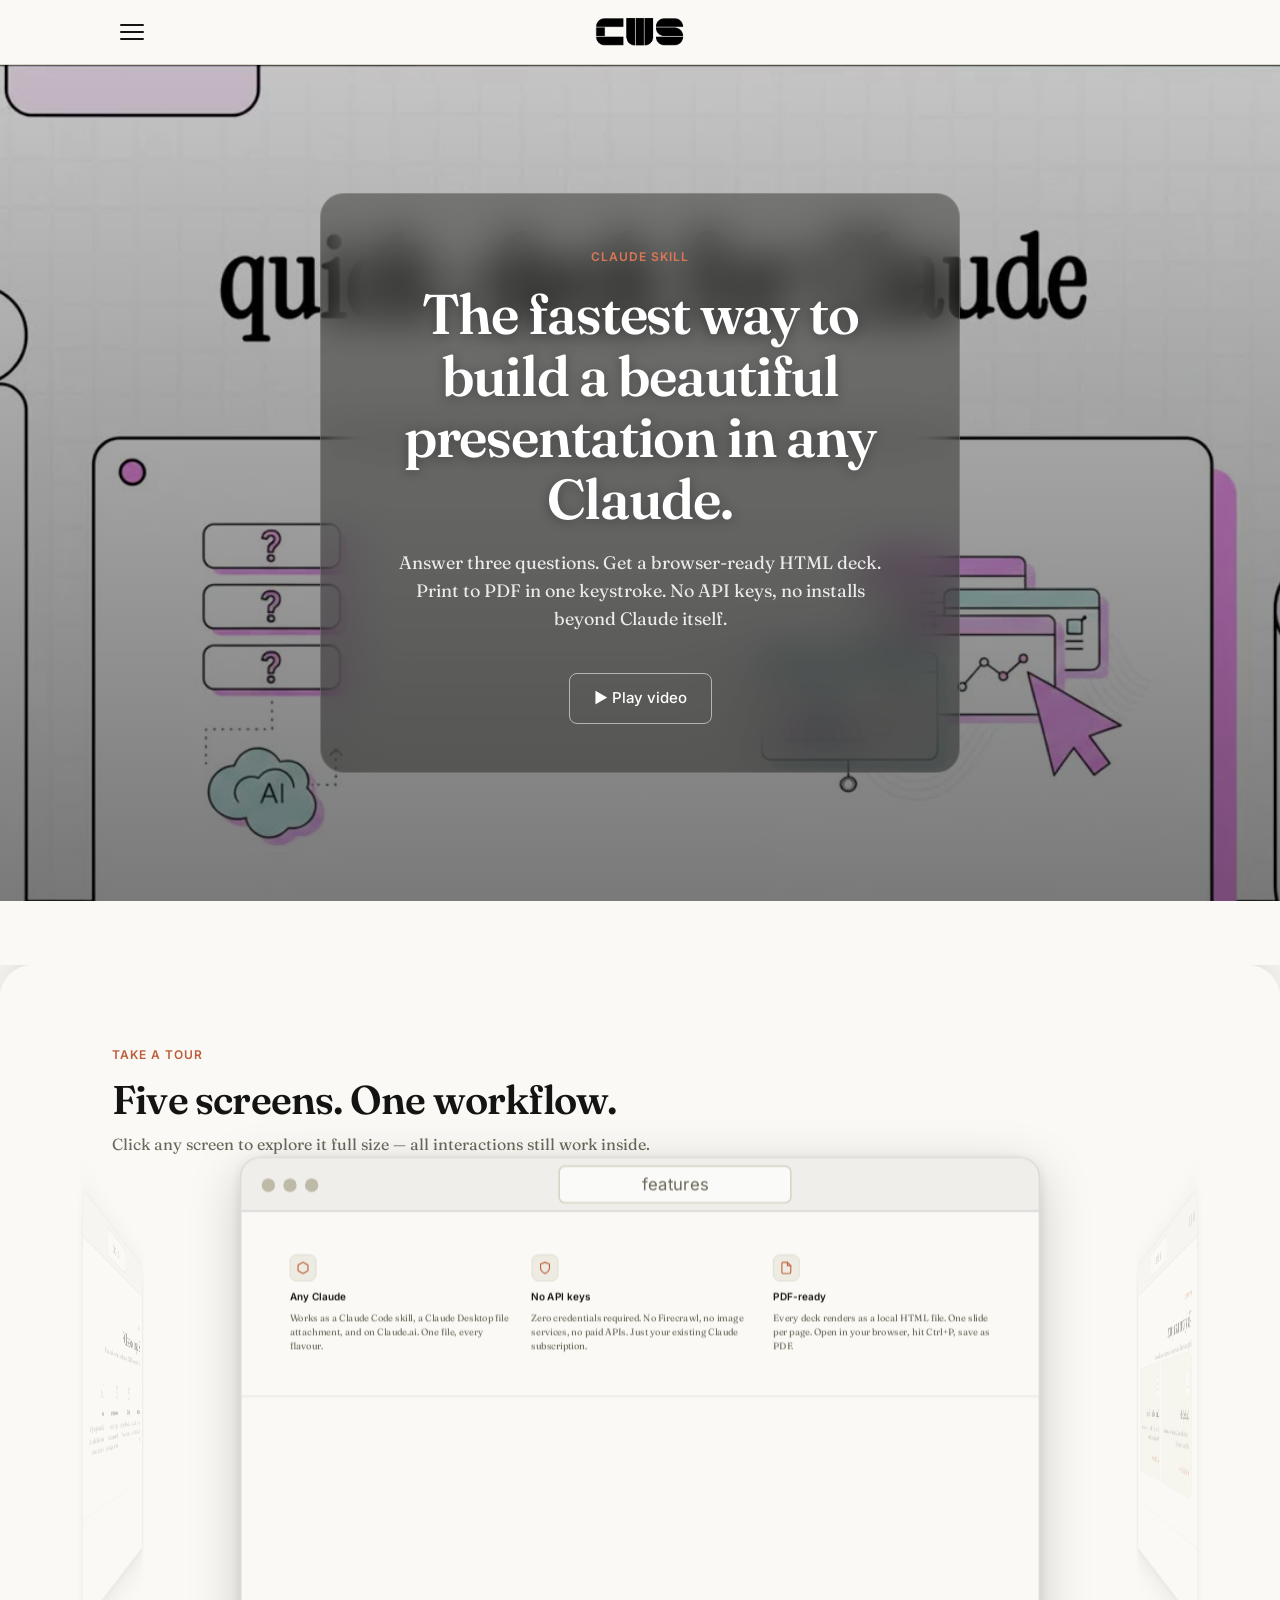
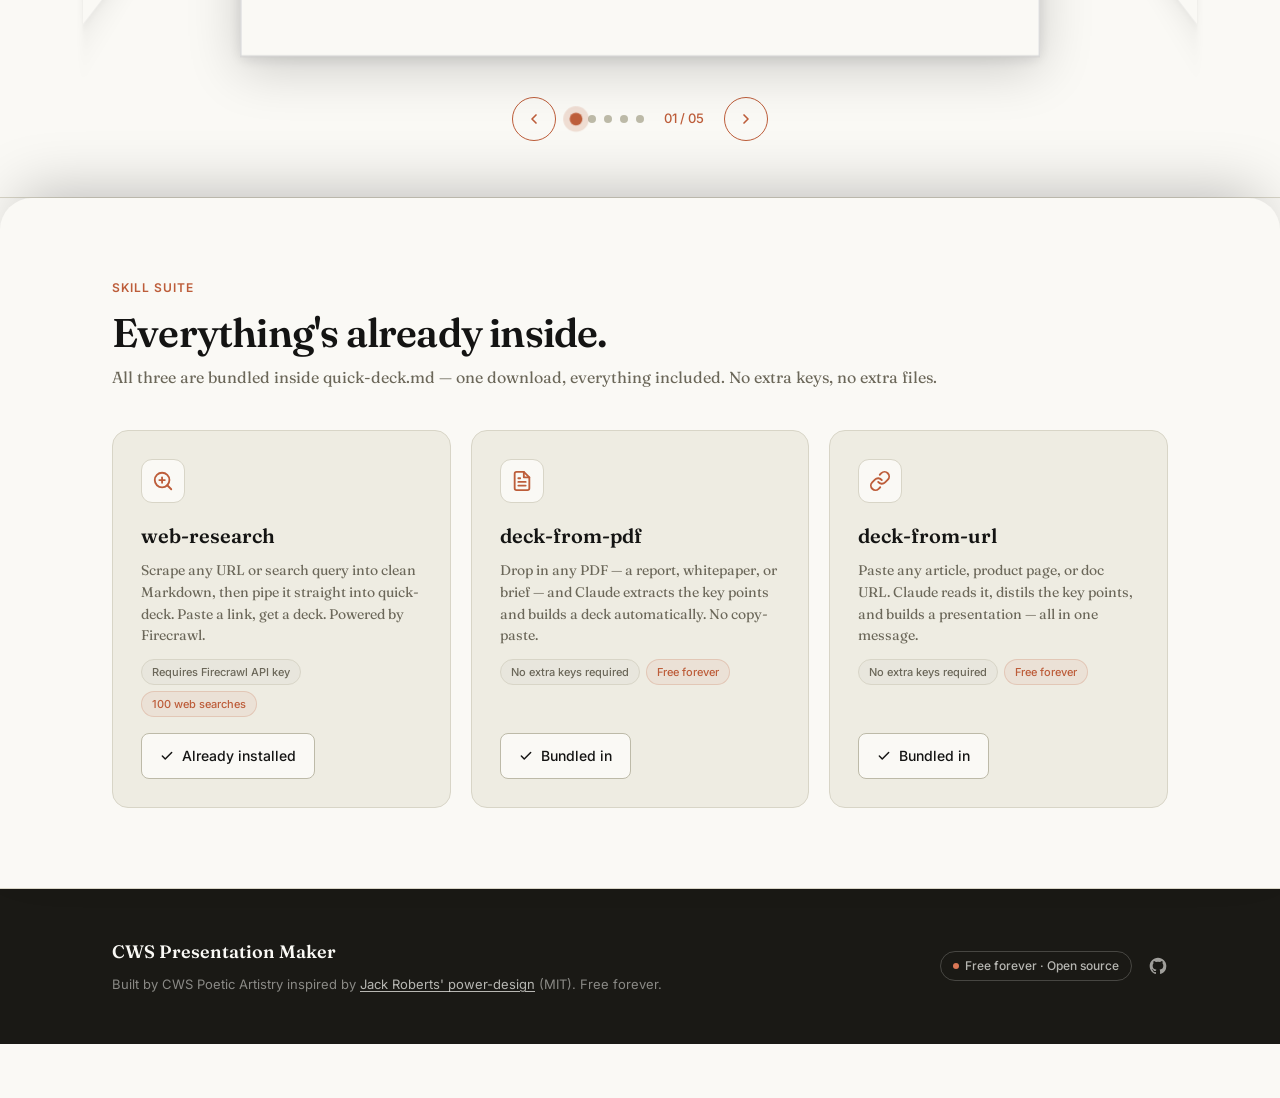
<file: docs/index.html>
<!DOCTYPE html>
<html lang="en">
<head>
  <meta charset="utf-8">
  <meta name="viewport" content="width=device-width, initial-scale=1">
  <title>CWS Presentation Maker — Build beautiful presentations with any Claude</title>
  <meta name="description" content="A free, portable skill for Claude. Answer three questions, get a browser-ready HTML presentation. Works with Claude Code, Claude Desktop, and Claude.ai. No API keys.">
  <link rel="preconnect" href="https://fonts.googleapis.com">
  <link rel="preconnect" href="https://fonts.gstatic.com" crossorigin>
  <link rel="stylesheet" href="style.css">
</head>
<body>

<a class="skip-link" href="#main">Skip to content</a>

<!-- ── Nav ──────────────────────────────────────────────────────── -->
<nav class="site-nav" aria-label="Site navigation">
  <div class="nav-inner">
    <button class="nav-hamburger" id="nav-hamburger" aria-label="Open menu" aria-expanded="false">
      <span></span><span></span><span></span>
    </button>
    <a class="nav-logo" href="https://www.cwspa.co.za" target="_blank" rel="noopener" aria-label="CWS Poetic Artistry">
      <img src="cws-logo.png" alt="CWS Poetic Artistry" class="nav-logo-img">
    </a>
    <div class="nav-right-spacer"></div>
  </div>
</nav>

<!-- ── Full-screen nav overlay ────────────────────────────────── -->
<div class="nav-overlay" id="nav-overlay" role="dialog" aria-modal="true" aria-label="Navigation menu" aria-hidden="true">
  <button class="nav-overlay-close" id="nav-overlay-close" aria-label="Close menu">
    <svg width="24" height="24" viewBox="0 0 24 24" fill="none" stroke="currentColor" stroke-width="2.5" stroke-linecap="round" aria-hidden="true"><line x1="18" y1="6" x2="6" y2="18"/><line x1="6" y1="6" x2="18" y2="18"/></svg>
  </button>
  <nav class="nav-overlay-menu" aria-label="Site links">
    <div class="nav-overlay-item" style="--item-delay:0ms">
      <span class="nav-overlay-arrow" aria-hidden="true">
        <svg width="40" height="40" viewBox="0 0 24 24" fill="none" stroke="currentColor" stroke-width="3" stroke-linecap="round" stroke-linejoin="round"><line x1="5" y1="12" x2="19" y2="12"/><polyline points="12 5 19 12 12 19"/></svg>
      </span>
      <a href="https://claude.ai/referral/t8Pl3b-rXg" target="_blank" rel="noopener" class="nav-overlay-link">Install</a>
    </div>
    <div class="nav-overlay-item" style="--item-delay:80ms">
      <span class="nav-overlay-arrow" aria-hidden="true">
        <svg width="40" height="40" viewBox="0 0 24 24" fill="none" stroke="currentColor" stroke-width="3" stroke-linecap="round" stroke-linejoin="round"><line x1="5" y1="12" x2="19" y2="12"/><polyline points="12 5 19 12 12 19"/></svg>
      </span>
      <a href="styles.html" class="nav-overlay-link">Styles</a>
    </div>
    <div class="nav-overlay-item" style="--item-delay:160ms">
      <span class="nav-overlay-arrow" aria-hidden="true">
        <svg width="40" height="40" viewBox="0 0 24 24" fill="none" stroke="currentColor" stroke-width="3" stroke-linecap="round" stroke-linejoin="round"><line x1="5" y1="12" x2="19" y2="12"/><polyline points="12 5 19 12 12 19"/></svg>
      </span>
      <a href="https://wa.me/27645439376?text=Ceehle%2C%20could%20you%20help%20me%20with%20" target="_blank" rel="noopener" class="nav-overlay-link">Ask Me</a>
    </div>
  </nav>
</div>

<!-- ── Hero ─────────────────────────────────────────────────────── -->
<div class="hero-wrap">
<section class="hero" id="main">
  <!-- Video section — fills hero on desktop; 16:9 width on mobile -->
  <div class="hero-video-section">
    <video class="hero-video" id="hero-video" playsinline poster="hero-poster.jpg" preload="metadata">
      <source src="hero.mp4" type="video/mp4">
    </video>
    <div class="hero-scrim" aria-hidden="true"></div>
    <!-- Mobile play button sits over the video; only this fades on play -->
    <button id="play-video-btn-mobile" class="play-btn-mobile" aria-label="Play video">▶</button>
  </div>
  <!-- Text overlay — glass card over video on desktop; plain below video on mobile -->
  <div class="hero-text-overlay" id="hero-overlay">
    <div class="container">
      <div class="hero-glass-card">
        <span class="hero-eyebrow">Claude Skill</span>
        <h1>The fastest way to build a beautiful presentation in any Claude.</h1>
        <p class="hero-sub">Answer three questions. Get a browser-ready HTML deck. Print to PDF in one keystroke. No API keys, no installs beyond Claude itself.</p>
        <div class="hero-actions">
          <button id="play-video-btn" class="btn-ghost">▶ Play video</button>
        </div>
      </div>
    </div>
  </div>
</section>
</div>

<!-- ── Zoom back button (fixed, hidden until zoom is open) ────────── -->
<button class="device-zoom-back" id="zoom-back" aria-label="Back to carousel">
  <svg width="14" height="14" viewBox="0 0 24 24" fill="none" stroke="currentColor" stroke-width="2.5" stroke-linecap="round" stroke-linejoin="round" aria-hidden="true"><polyline points="15 18 9 12 15 6"/></svg>
  Back
</button>

<!-- ── Carousel wrap — gives carousel its own sticky scroll space ─── -->
<div class="carousel-wrap">

<!-- ── Carousel section ───────────────────────────────────────────── -->
<section class="carousel-section" id="tour" aria-labelledby="carousel-heading">
  <div class="container fade-in">
    <div class="section-label">Take a tour</div>
    <h2 class="section-heading" id="carousel-heading">Five screens. One workflow.</h2>
    <p class="section-sub">Click any screen to explore it full size — all interactions still work inside.</p>
  </div>

  <div class="carousel-stage" id="carousel-stage">
    <div class="carousel-track" id="carousel-track">

      <!-- ── Device 0: Features ──────────────────────────────────── -->
      <div class="device" data-index="0" style="--idx:0"
           tabindex="0" role="button" aria-label="Open Features"
           onclick="handleDeviceClick(0)"
           onkeydown="if(event.key==='Enter'||event.key===' '){event.preventDefault();handleDeviceClick(0)}">
        <div class="device-frame">
          <div class="device-bar">
            <div class="device-dots"><span class="device-dot"></span><span class="device-dot"></span><span class="device-dot"></span></div>
            <span class="device-url">features</span>
          </div>
          <div class="device-content-wrap">
            <div class="device-content">
              <section class="features" aria-label="Features">
                <div class="container">
                  <div class="features-grid">
                    <div class="feature-item">
                      <div class="feature-icon" aria-hidden="true">
                        <svg width="20" height="20" viewBox="0 0 24 24" fill="none" stroke="currentColor" stroke-width="2" stroke-linecap="round" stroke-linejoin="round"><path d="M21 16V8a2 2 0 0 0-1-1.73l-7-4a2 2 0 0 0-2 0l-7 4A2 2 0 0 0 3 8v8a2 2 0 0 0 1 1.73l7 4a2 2 0 0 0 2 0l7-4A2 2 0 0 0 21 16z"/></svg>
                      </div>
                      <div class="feature-title">Any Claude</div>
                      <div class="feature-desc">Works as a Claude Code skill, a Claude Desktop file attachment, and on Claude.ai. One file, every flavour.</div>
                    </div>
                    <div class="feature-item">
                      <div class="feature-icon" aria-hidden="true">
                        <svg width="20" height="20" viewBox="0 0 24 24" fill="none" stroke="currentColor" stroke-width="2" stroke-linecap="round" stroke-linejoin="round"><path d="M12 22s8-4 8-10V5l-8-3-8 3v7c0 6 8 10 8 10z"/></svg>
                      </div>
                      <div class="feature-title">No API keys</div>
                      <div class="feature-desc">Zero credentials required. No Firecrawl, no image services, no paid APIs. Just your existing Claude subscription.</div>
                    </div>
                    <div class="feature-item">
                      <div class="feature-icon" aria-hidden="true">
                        <svg width="20" height="20" viewBox="0 0 24 24" fill="none" stroke="currentColor" stroke-width="2" stroke-linecap="round" stroke-linejoin="round"><path d="M14 2H6a2 2 0 0 0-2 2v16a2 2 0 0 0 2 2h12a2 2 0 0 0 2-2V8z"/><polyline points="14,2 14,8 20,8"/></svg>
                      </div>
                      <div class="feature-title">PDF-ready</div>
                      <div class="feature-desc">Every deck renders as a local HTML file. One slide per page. Open in your browser, hit Ctrl+P, save as PDF.</div>
                    </div>
                  </div>
                </div>
              </section>
            </div>
          </div>
        </div>
      </div>

      <!-- ── Device 1: Install ───────────────────────────────────── -->
      <div class="device" data-index="1" style="--idx:1" id="install"
           tabindex="0" role="button" aria-label="Open Install"
           onclick="handleDeviceClick(1)"
           onkeydown="if(event.key==='Enter'||event.key===' '){event.preventDefault();handleDeviceClick(1)}">
        <div class="device-frame">
          <div class="device-bar">
            <div class="device-dots"><span class="device-dot"></span><span class="device-dot"></span><span class="device-dot"></span></div>
            <span class="device-url">get started</span>
          </div>
          <div class="device-content-wrap">
            <div class="device-content">
              <section class="install" aria-labelledby="install-heading">
                <div class="container">
                  <div class="section-label">Get started</div>
                  <h2 class="section-heading" id="install-heading">Pick your install path.</h2>
                  <p class="section-sub">Both paths end with the same three-question conversation and the same HTML output.</p>

                  <div class="card-grid" id="card-grid" role="group" aria-label="Install path selection">
                    <button class="install-card" id="card-a" aria-expanded="false" aria-controls="detail-a" onclick="openDetail('a')">
                      <div class="install-card-icon" aria-hidden="true">
                        <svg width="24" height="24" viewBox="0 0 24 24" fill="none" stroke="currentColor" stroke-width="2" stroke-linecap="round" stroke-linejoin="round"><polyline points="4 17 10 11 4 5"/><line x1="12" y1="19" x2="20" y2="19"/></svg>
                      </div>
                      <div class="install-card-title">Claude Code</div>
                      <div class="install-card-desc">If you use the Claude Code CLI, install quick-deck as a permanent skill. One setup, always available.</div>
                      <div class="install-card-cta" aria-hidden="true">Set up Claude Code <span>→</span></div>
                    </button>
                    <button class="install-card" id="card-b" aria-expanded="false" aria-controls="detail-b" onclick="openDetail('b')">
                      <div class="install-card-icon" aria-hidden="true">
                        <svg width="24" height="24" viewBox="0 0 24 24" fill="none" stroke="currentColor" stroke-width="2" stroke-linecap="round" stroke-linejoin="round"><rect x="2" y="3" width="20" height="14" rx="2" ry="2"/><line x1="8" y1="21" x2="16" y2="21"/><line x1="12" y1="17" x2="12" y2="21"/></svg>
                      </div>
                      <div class="install-card-title">Claude Desktop &amp; Claude.ai</div>
                      <div class="install-card-desc">Download the skill file and attach it to any Claude conversation. Works on any device, no install required.</div>
                      <div class="install-card-cta" aria-hidden="true">Set up Desktop / .ai <span>→</span></div>
                    </button>
                  </div>

                  <div class="card-detail" id="detail-a" role="region" aria-labelledby="detail-a-heading" aria-hidden="true">
                    <button class="card-detail-back" onclick="closeDetail()" aria-label="Back to install path selection">
                      <svg width="14" height="14" viewBox="0 0 24 24" fill="none" stroke="currentColor" stroke-width="2.5" stroke-linecap="round" stroke-linejoin="round"><polyline points="15 18 9 12 15 6"/></svg>
                      Back
                    </button>
                    <h3 class="card-detail-title" id="detail-a-heading">Install for Claude Code</h3>
                    <ol class="steps" role="list">
                      <li class="step">
                        <div class="step-num" aria-hidden="true">1</div>
                        <div class="step-content">
                          <h4>Download the skill file</h4>
                          <p>This single Markdown file is the entire skill. Claude reads it and knows exactly what to do.</p>
                          <a href="quick-deck.md" download="quick-deck.md" class="dl-btn" id="dl-btn-a">
                            <svg width="14" height="14" viewBox="0 0 24 24" fill="none" stroke="currentColor" stroke-width="2.5" stroke-linecap="round" stroke-linejoin="round" aria-hidden="true"><path d="M21 15v4a2 2 0 0 1-2 2H5a2 2 0 0 1-2-2v-4"/><polyline points="7 10 12 15 17 10"/><line x1="12" y1="15" x2="12" y2="3"/></svg>
                            Download quick-deck.md
                          </a>
                        </div>
                      </li>
                      <li class="step">
                        <div class="step-num" aria-hidden="true">2</div>
                        <div class="step-content">
                          <h4>Move it to your skills folder</h4>
                          <p>Rename the file to <code>SKILL.md</code> and place it in the Claude Code skills folder for your operating system:</p>
                          <div class="copy-tabs" role="tablist" aria-label="Operating system">
                            <button class="copy-tab active" role="tab" aria-selected="true" onclick="switchTab(this,'path-mac')">Mac / Linux</button>
                            <button class="copy-tab" role="tab" aria-selected="false" onclick="switchTab(this,'path-win')">Windows</button>
                          </div>
                          <div id="path-mac" class="copy-block">
                            <span class="copy-block-code">~/.claude/skills/quick-deck/SKILL.md</span>
                            <button class="copy-btn" onclick="copyText(this,'~/.claude/skills/quick-deck/SKILL.md')" aria-label="Copy Mac path">Copy</button>
                          </div>
                          <div id="path-win" class="copy-block" style="display:none">
                            <span class="copy-block-code">%USERPROFILE%\.claude\skills\quick-deck\SKILL.md</span>
                            <button class="copy-btn" onclick="copyText(this,'%USERPROFILE%\\.claude\\skills\\quick-deck\\SKILL.md')" aria-label="Copy Windows path">Copy</button>
                          </div>
                          <p style="margin-top:12px;font-size:13px;color:var(--ink-mute)">You may need to create the <code>skills/quick-deck/</code> folder first.</p>
                        </div>
                      </li>
                      <li class="step">
                        <div class="step-num" aria-hidden="true">3</div>
                        <div class="step-content">
                          <h4>Open Claude Code and trigger the skill</h4>
                          <p>Restart Claude Code if it was already open, then type this phrase in any conversation:</p>
                          <div class="copy-block">
                            <span class="copy-block-code">use quick-deck</span>
                            <button class="copy-btn" onclick="copyText(this,'use quick-deck')" aria-label="Copy trigger phrase">Copy</button>
                          </div>
                          <p style="margin-top:12px;font-size:13px;color:var(--ink-mute)">Claude will greet you with the first question immediately.</p>
                        </div>
                      </li>
                    </ol>
                  </div>

                  <div class="card-detail" id="detail-b" role="region" aria-labelledby="detail-b-heading" aria-hidden="true">
                    <button class="card-detail-back" onclick="closeDetail()" aria-label="Back to install path selection">
                      <svg width="14" height="14" viewBox="0 0 24 24" fill="none" stroke="currentColor" stroke-width="2.5" stroke-linecap="round" stroke-linejoin="round"><polyline points="15 18 9 12 15 6"/></svg>
                      Back
                    </button>
                    <h3 class="card-detail-title" id="detail-b-heading">Install for Claude Desktop &amp; Claude.ai</h3>
                    <ol class="steps" role="list">
                      <li class="step">
                        <div class="step-num" aria-hidden="true">1</div>
                        <div class="step-content">
                          <h4>Download the skill file</h4>
                          <p>This single Markdown file is the entire skill. Claude reads it and knows exactly what to do.</p>
                          <a href="quick-deck.md" download="quick-deck.md" class="dl-btn" id="dl-btn-b">
                            <svg width="14" height="14" viewBox="0 0 24 24" fill="none" stroke="currentColor" stroke-width="2.5" stroke-linecap="round" stroke-linejoin="round" aria-hidden="true"><path d="M21 15v4a2 2 0 0 1-2 2H5a2 2 0 0 1-2-2v-4"/><polyline points="7 10 12 15 17 10"/><line x1="12" y1="15" x2="12" y2="3"/></svg>
                            Download quick-deck.md
                          </a>
                        </div>
                      </li>
                      <li class="step">
                        <div class="step-num" aria-hidden="true">2</div>
                        <div class="step-content">
                          <h4>Start a new conversation and attach the file</h4>
                          <p>In Claude Desktop or on Claude.ai, open a fresh conversation. Use the paperclip or attachment button to attach the <code>quick-deck.md</code> file you just downloaded.</p>
                        </div>
                      </li>
                      <li class="step">
                        <div class="step-num" aria-hidden="true">3</div>
                        <div class="step-content">
                          <h4>Send this message to activate</h4>
                          <p>With the file attached, send exactly this message:</p>
                          <div class="copy-block">
                            <span class="copy-block-code">Please follow the instructions in the attached file.</span>
                            <button class="copy-btn" onclick="copyText(this,'Please follow the instructions in the attached file.')" aria-label="Copy activation message">Copy</button>
                          </div>
                          <p style="margin-top:12px;font-size:13px;color:var(--ink-mute)">Claude will greet you with the first question immediately. You can reuse the same attached file in future conversations.</p>
                        </div>
                      </li>
                    </ol>
                  </div>

                </div>
              </section>
            </div>
          </div>
        </div>
      </div>

      <!-- ── Device 2: Conversation ──────────────────────────────── -->
      <div class="device" data-index="2" style="--idx:2" id="preview"
           tabindex="0" role="button" aria-label="Open Conversation preview"
           onclick="handleDeviceClick(2)"
           onkeydown="if(event.key==='Enter'||event.key===' '){event.preventDefault();handleDeviceClick(2)}">
        <div class="device-frame">
          <div class="device-bar">
            <div class="device-dots"><span class="device-dot"></span><span class="device-dot"></span><span class="device-dot"></span></div>
            <span class="device-url">conversation</span>
          </div>
          <div class="device-content-wrap">
            <div class="device-content">
              <section class="conversation conversation--dark" aria-labelledby="preview-heading">
                <div class="container">
                  <div class="section-label">What to expect</div>
                  <h2 class="section-heading" id="preview-heading">Three questions. One deck.</h2>
                  <p class="section-sub">After activation, Claude walks you through a short intake. Here's what that looks like.</p>
                  <div class="chat-window" role="log" aria-label="Example conversation">
                    <div class="bubble bubble-claude">
                      <div class="bubble-q-label">Question 1 — Type</div>
                      What type of presentation would you like me to create today? Do you have an existing one to update, an example to recreate, or would you like to describe what you want from scratch?
                    </div>
                    <div class="bubble bubble-user">A new sales pitch deck — about 10 slides.</div>
                    <div class="bubble bubble-claude">
                      <div class="bubble-q-label">Question 2 — Style</div>
                      Is there a particular style you have in mind? You can paste a reference link, or browse our prebuilt styles at <strong>styles.html</strong> — click any card and paste the snippet it gives you here.
                    </div>
                    <div class="bubble bubble-user">Use the "Editorial Dark" style.</div>
                    <div class="bubble bubble-claude">
                      <div class="bubble-q-label">Question 3 — Assets</div>
                      Do you have any assets to include — a logo, images, or a previous deck? Attach files, paste image URLs, or say "none" to use CSS-only visuals.
                    </div>
                    <div class="bubble bubble-user">None for now.</div>
                    <div class="bubble bubble-claude">
                      Got it. Here's my proposed outline — please confirm or tell me what to change before I build the deck…
                    </div>
                  </div>
                </div>
              </section>
            </div>
          </div>
        </div>
      </div>

      <!-- ── Device 3: Styles ────────────────────────────────────── -->
      <div class="device" data-index="3" style="--idx:3" id="styles"
           tabindex="0" role="button" aria-label="Open Styles gallery"
           onclick="handleDeviceClick(3)"
           onkeydown="if(event.key==='Enter'||event.key===' '){event.preventDefault();handleDeviceClick(3)}">
        <div class="device-frame">
          <div class="device-bar">
            <div class="device-dots"><span class="device-dot"></span><span class="device-dot"></span><span class="device-dot"></span></div>
            <span class="device-url">styles</span>
          </div>
          <div class="device-content-wrap">
            <div class="device-content">
              <section class="styles-cta" aria-labelledby="styles-heading">
                <div class="container">
                  <div class="styles-cta-inner">
                    <div>
                      <div class="section-label">Styles gallery</div>
                      <h2 class="section-heading" id="styles-heading">10 prebuilt styles, ready to paste.</h2>
                      <p style="color:var(--ink-mute);margin-bottom:32px">Browse the gallery, click a style card, and paste the snippet Claude gives you when it asks for your style preference.</p>
                      <a href="styles.html" class="btn-primary">Browse styles →</a>
                    </div>
                    <div class="style-thumbnails" aria-hidden="true">
                      <div class="style-thumb-mini">
                        <svg viewBox="0 0 320 180" xmlns="http://www.w3.org/2000/svg">
                          <rect width="320" height="180" fill="#111111"/>
                          <rect x="40" y="52" width="28" height="3" fill="#c9a14a"/>
                          <text x="40" y="80" font-family="Georgia,serif" font-size="22" fill="#f5f0e8" font-weight="bold">Editorial Dark</text>
                          <text x="40" y="100" font-family="Arial,sans-serif" font-size="11" fill="#c8c4bc">Magazine editorial feel</text>
                          <rect x="40" y="115" width="180" height="1.5" fill="#c9a14a" opacity="0.4"/>
                          <text x="40" y="130" font-family="Arial,sans-serif" font-size="10" fill="#c8c4bc" opacity="0.8">— Strong typographic hierarchy</text>
                          <rect x="250" y="40" width="30" height="100" fill="#c9a14a" opacity="0.08"/>
                        </svg>
                      </div>
                      <div class="style-thumb-mini">
                        <svg viewBox="0 0 320 180" xmlns="http://www.w3.org/2000/svg">
                          <rect width="320" height="180" fill="#ffffff"/>
                          <rect x="0" y="0" width="320" height="6" fill="#2563eb"/>
                          <rect x="40" y="35" width="24" height="3" fill="#2563eb"/>
                          <text x="40" y="70" font-family="Arial,sans-serif" font-size="20" fill="#1a2b4a" font-weight="bold">Clean Corporate</text>
                          <text x="40" y="90" font-family="Arial,sans-serif" font-size="11" fill="#4a5568">Professional business presentation</text>
                          <line x1="40" y1="105" x2="240" y2="105" stroke="#e2e8f0" stroke-width="1.5"/>
                          <text x="40" y="122" font-family="Arial,sans-serif" font-size="10" fill="#4a5568">• Clear structure and data-forward</text>
                          <rect x="270" y="30" width="20" height="120" fill="#2563eb" opacity="0.06"/>
                        </svg>
                      </div>
                      <div class="style-thumb-mini">
                        <svg viewBox="0 0 320 180" xmlns="http://www.w3.org/2000/svg">
                          <rect width="320" height="180" fill="#0f0e17"/>
                          <circle cx="270" cy="40" r="50" fill="#ff8906" opacity="0.12"/>
                          <text x="40" y="72" font-family="Arial,sans-serif" font-size="22" fill="#fffffe" font-weight="bold">Playful Startup</text>
                          <text x="40" y="92" font-family="Arial,sans-serif" font-size="11" fill="#a7a9be">Bold and energetic tech feel</text>
                          <rect x="40" y="110" width="60" height="3" fill="#ff8906"/>
                          <text x="40" y="130" font-family="Arial,sans-serif" font-size="10" fill="#a7a9be" opacity="0.9">— Modern. Direct. Confident.</text>
                        </svg>
                      </div>
                      <div class="style-thumb-mini">
                        <svg viewBox="0 0 320 180" xmlns="http://www.w3.org/2000/svg">
                          <rect width="320" height="180" fill="#faf6f1"/>
                          <rect x="40" y="50" width="40" height="2" fill="#c9856a"/>
                          <text x="40" y="82" font-family="Georgia,serif" font-size="22" fill="#2c2018" font-weight="bold">Warm Minimalist</text>
                          <text x="40" y="102" font-family="Arial,sans-serif" font-size="11" fill="#7a6a5a">Soft neutrals, organic warmth</text>
                          <rect x="40" y="118" width="200" height="1" fill="#e8ddd4"/>
                          <text x="40" y="138" font-family="Arial,sans-serif" font-size="10" fill="#9a8a7a">— Ideal for wellness, lifestyle</text>
                          <rect x="260" y="140" width="20" height="20" rx="10" fill="#c9856a" opacity="0.25"/>
                        </svg>
                      </div>
                    </div>
                  </div>
                </div>
              </section>
            </div>
          </div>
        </div>
      </div>

      <!-- ── Device 4: PDF Export ────────────────────────────────── -->
      <div class="device" data-index="4" style="--idx:4" id="pdf"
           tabindex="0" role="button" aria-label="Open PDF Export steps"
           onclick="handleDeviceClick(4)"
           onkeydown="if(event.key==='Enter'||event.key===' '){event.preventDefault();handleDeviceClick(4)}">
        <div class="device-frame">
          <div class="device-bar">
            <div class="device-dots"><span class="device-dot"></span><span class="device-dot"></span><span class="device-dot"></span></div>
            <span class="device-url">pdf export</span>
          </div>
          <div class="device-content-wrap">
            <div class="device-content">
              <section class="pdf-steps" aria-labelledby="pdf-heading">
                <div class="container">
                  <div class="section-label">Export</div>
                  <h2 class="section-heading" id="pdf-heading">Save your deck as a PDF.</h2>
                  <p class="section-sub">Every deck renders to a local HTML file. One print command turns it into a crisp, one-slide-per-page PDF.</p>
                  <div class="pdf-step-grid" role="list">
                    <div class="pdf-step-item" role="listitem">
                      <div class="pdf-step-num" aria-hidden="true">01</div>
                      <div class="pdf-step-title">Open the deck</div>
                      <div class="pdf-step-desc">Claude tells you the file path. Open it directly in Chrome, Edge, Firefox, or Safari.</div>
                    </div>
                    <div class="pdf-step-item" role="listitem">
                      <div class="pdf-step-num" aria-hidden="true">02</div>
                      <div class="pdf-step-title">Print to PDF</div>
                      <div class="pdf-step-desc">Press <kbd style="font-family:inherit">Ctrl+P</kbd> (or <kbd style="font-family:inherit">⌘P</kbd> on Mac). Change the destination to "Save as PDF".</div>
                    </div>
                    <div class="pdf-step-item" role="listitem">
                      <div class="pdf-step-num" aria-hidden="true">03</div>
                      <div class="pdf-step-title">Check page settings</div>
                      <div class="pdf-step-desc">Set paper size to Custom (1280×720px) or Landscape A4. Margins: None. Background graphics: On.</div>
                    </div>
                    <div class="pdf-step-item" role="listitem">
                      <div class="pdf-step-num" aria-hidden="true">04</div>
                      <div class="pdf-step-title">Save</div>
                      <div class="pdf-step-desc">Each slide is exactly one page. The deck renders at full fidelity — fonts, colours, and layout preserved.</div>
                    </div>
                  </div>
                </div>
              </section>
            </div>
          </div>
        </div>
      </div>


    </div><!-- /carousel-track -->
  </div><!-- /carousel-stage -->

  <!-- Nav controls -->
  <div class="carousel-nav" id="carousel-nav" role="group" aria-label="Carousel navigation">
    <button class="carousel-arrow carousel-arrow--prev" onclick="cycle(-1)" aria-label="Previous screen">
      <svg width="16" height="16" viewBox="0 0 24 24" fill="none" stroke="currentColor" stroke-width="2.5" stroke-linecap="round" stroke-linejoin="round" aria-hidden="true"><polyline points="15 18 9 12 15 6"/></svg>
    </button>
    <div class="carousel-dots" role="tablist" aria-label="Select screen">
      <button class="carousel-dot-btn active" role="tab" aria-selected="true"  aria-label="Features"          onclick="setActive(0)"></button>
      <button class="carousel-dot-btn"        role="tab" aria-selected="false" aria-label="Install"           onclick="setActive(1)"></button>
      <button class="carousel-dot-btn"        role="tab" aria-selected="false" aria-label="Conversation"      onclick="setActive(2)"></button>
      <button class="carousel-dot-btn"        role="tab" aria-selected="false" aria-label="Styles gallery"    onclick="setActive(3)"></button>
      <button class="carousel-dot-btn"        role="tab" aria-selected="false" aria-label="PDF export"        onclick="setActive(4)"></button>
    </div>
    <span class="carousel-counter" id="carousel-counter" aria-live="polite" aria-atomic="true">01 / 05</span>
    <button class="carousel-arrow carousel-arrow--next" onclick="cycle(1)" aria-label="Next screen">
      <svg width="16" height="16" viewBox="0 0 24 24" fill="none" stroke="currentColor" stroke-width="2.5" stroke-linecap="round" stroke-linejoin="round" aria-hidden="true"><polyline points="9 18 15 12 9 6"/></svg>
    </button>
  </div>

</section>

</div><!-- /.carousel-wrap -->

<!-- ── Bonus skills ───────────────────────────────────────────────── -->
<section class="bonus-skills fade-in" id="more-skills" aria-labelledby="bonus-heading">
  <div class="container">
    <div class="section-label">Skill suite</div>
    <h2 class="section-heading" id="bonus-heading">Everything's already inside.</h2>
    <p class="section-sub" style="margin-bottom:40px">All three are bundled inside quick-deck.md — one download, everything included. No extra keys, no extra files.</p>

    <div class="bonus-grid">

      <!-- web-research skill card -->
      <div class="bonus-card">
        <div class="bonus-card-icon" aria-hidden="true">
          <svg width="22" height="22" viewBox="0 0 24 24" fill="none" stroke="currentColor" stroke-width="2" stroke-linecap="round" stroke-linejoin="round"><circle cx="11" cy="11" r="8"/><line x1="21" y1="21" x2="16.65" y2="16.65"/><line x1="11" y1="8" x2="11" y2="14"/><line x1="8" y1="11" x2="14" y2="11"/></svg>
        </div>
        <div class="bonus-card-body">
          <div class="bonus-card-name">web-research</div>
          <div class="bonus-card-desc">Scrape any URL or search query into clean Markdown, then pipe it straight into quick-deck. Paste a link, get a deck. Powered by Firecrawl.</div>
          <div class="bonus-card-meta">
            <span class="bonus-badge">Requires Firecrawl API key</span>
            <span class="bonus-badge bonus-badge--free">100 web searches</span>
          </div>
        </div>
        <span class="bonus-dl-btn bonus-dl-btn--installed" aria-label="web-research already installed">
          <svg width="14" height="14" viewBox="0 0 24 24" fill="none" stroke="currentColor" stroke-width="2.5" stroke-linecap="round" stroke-linejoin="round" aria-hidden="true"><polyline points="20 6 9 17 4 12"/></svg>
          Already installed
        </span>
      </div>

      <!-- deck-from-pdf skill card -->
      <div class="bonus-card">
        <div class="bonus-card-icon" aria-hidden="true">
          <svg width="22" height="22" viewBox="0 0 24 24" fill="none" stroke="currentColor" stroke-width="2" stroke-linecap="round" stroke-linejoin="round"><path d="M14 2H6a2 2 0 0 0-2 2v16a2 2 0 0 0 2 2h12a2 2 0 0 0 2-2V8z"/><polyline points="14 2 14 8 20 8"/><line x1="16" y1="13" x2="8" y2="13"/><line x1="16" y1="17" x2="8" y2="17"/><polyline points="10 9 9 9 8 9"/></svg>
        </div>
        <div class="bonus-card-body">
          <div class="bonus-card-name">deck-from-pdf</div>
          <div class="bonus-card-desc">Drop in any PDF — a report, whitepaper, or brief — and Claude extracts the key points and builds a deck automatically. No copy-paste.</div>
          <div class="bonus-card-meta">
            <span class="bonus-badge">No extra keys required</span>
            <span class="bonus-badge bonus-badge--free">Free forever</span>
          </div>
        </div>
        <span class="bonus-dl-btn bonus-dl-btn--installed" aria-label="deck-from-pdf bundled in quick-deck">
          <svg width="14" height="14" viewBox="0 0 24 24" fill="none" stroke="currentColor" stroke-width="2.5" stroke-linecap="round" stroke-linejoin="round" aria-hidden="true"><polyline points="20 6 9 17 4 12"/></svg>
          Bundled in
        </span>
      </div>

      <!-- deck-from-url skill card -->
      <div class="bonus-card">
        <div class="bonus-card-icon" aria-hidden="true">
          <svg width="22" height="22" viewBox="0 0 24 24" fill="none" stroke="currentColor" stroke-width="2" stroke-linecap="round" stroke-linejoin="round"><path d="M10 13a5 5 0 0 0 7.54.54l3-3a5 5 0 0 0-7.07-7.07l-1.72 1.71"/><path d="M14 11a5 5 0 0 0-7.54-.54l-3 3a5 5 0 0 0 7.07 7.07l1.71-1.71"/></svg>
        </div>
        <div class="bonus-card-body">
          <div class="bonus-card-name">deck-from-url</div>
          <div class="bonus-card-desc">Paste any article, product page, or doc URL. Claude reads it, distils the key points, and builds a presentation — all in one message.</div>
          <div class="bonus-card-meta">
            <span class="bonus-badge">No extra keys required</span>
            <span class="bonus-badge bonus-badge--free">Free forever</span>
          </div>
        </div>
        <span class="bonus-dl-btn bonus-dl-btn--installed" aria-label="deck-from-url bundled in quick-deck">
          <svg width="14" height="14" viewBox="0 0 24 24" fill="none" stroke="currentColor" stroke-width="2.5" stroke-linecap="round" stroke-linejoin="round" aria-hidden="true"><polyline points="20 6 9 17 4 12"/></svg>
          Bundled in
        </span>
      </div>

    </div>
  </div>
</section>

<!-- ── Footer ────────────────────────────────────────────────────── -->
<footer class="site-footer" role="contentinfo">
  <div class="footer-inner">
    <div class="footer-left">
      <span class="footer-wordmark">CWS Presentation Maker</span>
      <span class="footer-attr">Built by CWS Poetic Artistry inspired by <a href="https://github.com/ItsssssJack/power-design" target="_blank" rel="noopener">Jack Roberts' power-design</a> (MIT). Free forever.</span>
    </div>
    <div class="footer-right">
      <span class="footer-pill">Free forever · Open source</span>
      <a class="footer-github" href="https://github.com/cwspoeticartistry/quick-deck" aria-label="GitHub repository" target="_blank" rel="noopener">
        <svg width="20" height="20" viewBox="0 0 24 24" fill="currentColor" aria-hidden="true">
          <path d="M12 2C6.477 2 2 6.484 2 12.017c0 4.425 2.865 8.18 6.839 9.504.5.092.682-.217.682-.483 0-.237-.008-.868-.013-1.703-2.782.605-3.369-1.343-3.369-1.343-.454-1.158-1.11-1.466-1.11-1.466-.908-.62.069-.608.069-.608 1.003.07 1.531 1.032 1.531 1.032.892 1.53 2.341 1.088 2.91.832.092-.647.35-1.088.636-1.338-2.22-.253-4.555-1.113-4.555-4.951 0-1.093.39-1.988 1.029-2.688-.103-.253-.446-1.272.098-2.65 0 0 .84-.27 2.75 1.026A9.564 9.564 0 0 1 12 6.844a9.59 9.59 0 0 1 2.504.337c1.909-1.296 2.747-1.027 2.747-1.027.546 1.379.202 2.398.1 2.651.64.7 1.028 1.595 1.028 2.688 0 3.848-2.339 4.695-4.566 4.943.359.309.678.92.678 1.855 0 1.338-.012 2.419-.012 2.745 0 .268.18.58.688.482A10.02 10.02 0 0 0 22 12.017C22 6.484 17.522 2 12 2z"/>
        </svg>
      </a>
    </div>
  </div>
</footer>

<script>
// ── Card detail transitions ───────────────────────────────────────
function openDetail(path) {
  const grid    = document.getElementById('card-grid');
  const detailA = document.getElementById('detail-a');
  const detailB = document.getElementById('detail-b');
  const cardA   = document.getElementById('card-a');
  const cardB   = document.getElementById('card-b');

  grid.classList.add('hidden');
  [detailA, detailB].forEach(d => { d.classList.remove('active'); d.setAttribute('aria-hidden', 'true'); });
  [cardA, cardB].forEach(c => c.setAttribute('aria-expanded', 'false'));

  const detail = path === 'a' ? detailA : detailB;
  const card   = path === 'a' ? cardA   : cardB;
  detail.classList.add('active');
  detail.setAttribute('aria-hidden', 'false');
  card.setAttribute('aria-expanded', 'true');

  const back = detail.querySelector('.card-detail-back');
  if (back) setTimeout(() => back.focus(), 100);
}

function closeDetail() {
  const grid    = document.getElementById('card-grid');
  const details = document.querySelectorAll('.card-detail');
  const cards   = document.querySelectorAll('.install-card');
  details.forEach(d => { d.classList.remove('active'); d.setAttribute('aria-hidden', 'true'); });
  cards.forEach(c => c.setAttribute('aria-expanded', 'false'));
  grid.classList.remove('hidden');
}

// ── Tab switch (Mac / Windows path) ──────────────────────────────
function switchTab(tabEl, showId) {
  const tabs = tabEl.closest('.copy-tabs').querySelectorAll('.copy-tab');
  tabs.forEach(t => { t.classList.remove('active'); t.setAttribute('aria-selected', 'false'); });
  tabEl.classList.add('active');
  tabEl.setAttribute('aria-selected', 'true');
  ['path-mac', 'path-win'].forEach(id => {
    const el = document.getElementById(id);
    if (el) el.style.display = (id === showId) ? 'flex' : 'none';
  });
}

// ── Clipboard copy ────────────────────────────────────────────────
function copyText(btn, text) {
  const label = btn.textContent;
  if (navigator.clipboard && navigator.clipboard.writeText) {
    navigator.clipboard.writeText(text).then(() => feedback(btn, label));
  } else {
    const ta = document.createElement('textarea');
    ta.value = text;
    ta.style.cssText = 'position:fixed;opacity:0;';
    document.body.appendChild(ta);
    ta.select();
    document.execCommand('copy');
    document.body.removeChild(ta);
    feedback(btn, label);
  }
}

function feedback(btn, original) {
  btn.textContent = 'Copied ✓';
  btn.classList.add('copied');
  btn.setAttribute('aria-label', 'Copied to clipboard');
  setTimeout(() => {
    btn.textContent = original;
    btn.classList.remove('copied');
    btn.setAttribute('aria-label', 'Copy to clipboard');
  }, 2000);
}

// ── Scroll fade-in ────────────────────────────────────────────────
(function () {
  const reduced = window.matchMedia('(prefers-reduced-motion: reduce)').matches;
  if (reduced) {
    document.querySelectorAll('.fade-in').forEach(el => el.classList.add('visible'));
    return;
  }
  const obs = new IntersectionObserver((entries) => {
    entries.forEach(e => { if (e.isIntersecting) { e.target.classList.add('visible'); obs.unobserve(e.target); } });
  }, { threshold: 0.1, rootMargin: '0px 0px -32px 0px' });
  document.querySelectorAll('.fade-in').forEach(el => obs.observe(el));
})();

// ── Carousel (smooth rAF loop — snap + zoom) ──────────────────────
(function () {
  var TOTAL  = 5;
  var STEP   = 360 / TOTAL;   // 72° per device

  var rot       = 0;          // current visual rotation (degrees, grows freely)
  var targetRot = 0;          // lerp target
  var zoomed    = false;
  var tiltRaf   = null;
  var activeIdx = 0;

  var track   = document.getElementById('carousel-track');
  var counter = document.getElementById('carousel-counter');
  var backBtn = document.getElementById('zoom-back');
  var dots    = Array.prototype.slice.call(document.querySelectorAll('.carousel-dot-btn'));
  var devices = track ? Array.prototype.slice.call(track.querySelectorAll('.device')) : [];

  if (!track || devices.length === 0) return;

  // ── Per-frame update ──────────────────────────────────────────
  function frame() {
    if (!zoomed) {
      // Smooth lerp toward target
      var diff = targetRot - rot;
      if (Math.abs(diff) > 0.05) {
        rot += diff * 0.07;
      } else {
        rot = targetRot;
      }

      // Drive the CSS cylinder rotation
      track.style.setProperty('--rotation', rot + 'deg');

      // Per-device opacity + filter (smooth, JS-driven — desktop only)
      var mobile = window.innerWidth < 768;
      for (var i = 0; i < devices.length; i++) {
        var worldAngle = ((i * STEP + rot) % 360 + 360) % 360;
        var mirror     = worldAngle > 180 ? 360 - worldAngle : worldAngle; // 0=front 180=back

        if (!mobile) {
          var opacity   = Math.max(0, 1 - mirror / 110);
          var blurPx    = mirror > 80 ? ((mirror - 80) / 80) * 4 : 0;
          var hidden    = mirror > 155;
          var clickable = mirror < 70;
          devices[i].style.opacity       = hidden ? '0' : String(+opacity.toFixed(3));
          devices[i].style.filter        = blurPx > 0 ? 'blur(' + blurPx.toFixed(1) + 'px)' : 'none';
          devices[i].style.pointerEvents = clickable ? 'all' : 'none';
        } else {
          // Mobile: CSS controls layout; clear any stale inline styles
          devices[i].style.opacity       = '';
          devices[i].style.filter        = '';
          devices[i].style.pointerEvents = '';
        }

        // data-offset for z-index CSS rule
        var sign  = worldAngle > 180 ? -1 : 1;
        var steps = Math.round(mirror / STEP);
        devices[i].setAttribute('data-offset', steps === 0 ? '0' : String(steps * sign));
      }

      // Sync active index to whichever device is nearest the front
      // Only sync activeIdx from rotation on desktop — mobile uses scroll events
      if (window.innerWidth >= 768) {
        var newActive = (Math.round(-rot / STEP) % TOTAL + TOTAL) % TOTAL;
        if (newActive !== activeIdx) {
          activeIdx = newActive;
          syncNav();
        }
      }
    }
    requestAnimationFrame(frame);
  }

  function syncNav() {
    for (var i = 0; i < dots.length; i++) {
      var on = i === activeIdx;
      dots[i].classList.toggle('active', on);
      dots[i].setAttribute('aria-selected', on ? 'true' : 'false');
    }
    if (counter) {
      var n = String(activeIdx + 1).padStart ? String(activeIdx + 1).padStart(2, '0') : (activeIdx < 9 ? '0' + (activeIdx + 1) : String(activeIdx + 1));
      counter.textContent = n + ' / 05';
    }
  }

  // ── Mobile helpers ────────────────────────────────────────────
  var CARD_W = 340; // 320px card + 20px gap

  function updateMobileActive() {
    devices.forEach(function(d, i) {
      d.classList.toggle('mobile-active', i === activeIdx);
    });
  }

  // ── Snap to device n ─────────────────────────────────────────
  function snapTo(n) {
    n = ((n % TOTAL) + TOTAL) % TOTAL;
    if (window.innerWidth < 768 && stage) {
      // Mobile: scroll the stage to centre card n
      stage.scrollTo({ left: n * CARD_W, behavior: 'smooth' });
      activeIdx = n;
      syncNav();
      updateMobileActive();
      return;
    }
    // Desktop: shortest-arc 3D rotation
    var canonical = -n * STEP;
    var rawDiff   = ((canonical - rot) % 360 + 360) % 360;
    var adj       = rawDiff > 180 ? rawDiff - 360 : rawDiff;
    targetRot     = rot + adj;
    activeIdx     = n;
    syncNav();
  }

  function cycle(dir) { snapTo(activeIdx + dir); }

  // ── Zoom in / out ─────────────────────────────────────────────
  // NOTE: position:fixed fails inside preserve-3d transform contexts.
  // Fix: physically move the device to <body> on open, restore on close.
  var zoomedDevice    = null;
  var zoomPlaceholder = null;

  function openZoom() {
    if (zoomed) return;
    var dev = devices[activeIdx];
    if (!dev) return;
    zoomed       = true;
    targetRot    = rot; // prevent post-zoom rotation jump
    zoomedDevice = dev;

    // Insert a placeholder comment to remember the slot
    zoomPlaceholder = document.createComment('zoom-slot');
    zoomedDevice.parentNode.insertBefore(zoomPlaceholder, zoomedDevice);

    // Move out of the 3D context so position:fixed covers the full viewport
    document.body.appendChild(zoomedDevice);
    // Reset inline styles set by the rAF loop so CSS takes over
    zoomedDevice.style.opacity       = '';
    zoomedDevice.style.filter        = '';
    zoomedDevice.style.pointerEvents = '';
    zoomedDevice.classList.add('device--focused');
    document.body.classList.add('zoom-active');

    if (backBtn) {
      backBtn.style.display = 'flex';
      setTimeout(function () { backBtn.focus(); }, 80);
    }
  }

  var closingAnim = false;

  function closeZoom() {
    if (!zoomedDevice || closingAnim) return;
    closingAnim = true;
    // Kick off zoom-out animation, then restore device to carousel
    zoomedDevice.classList.add('device--closing');
    var closing = zoomedDevice;
    setTimeout(function () {
      closingAnim   = false;
      zoomed        = false;
      targetRot     = rot;
      closing.classList.remove('device--focused');
      closing.classList.remove('device--closing');
      if (zoomPlaceholder && zoomPlaceholder.parentNode) {
        zoomPlaceholder.parentNode.insertBefore(closing, zoomPlaceholder);
        zoomPlaceholder.parentNode.removeChild(zoomPlaceholder);
      }
      zoomPlaceholder = null;
      zoomedDevice    = null;
      document.body.classList.remove('zoom-active');
      if (backBtn) backBtn.style.display = 'none';
      setTimeout(function () { if (closing) closing.focus(); }, 50);
    }, 280);
  }

  function handleDeviceClick(idx) {
    if (zoomed) return;
    if (window.innerWidth < 768) {
      // Mobile: tap on the active card zooms; tap on a side card scrolls to it
      if (idx === activeIdx) { openZoom(); } else { snapTo(idx); }
      return;
    }
    if (idx === activeIdx) {
      openZoom();
    } else {
      snapTo(idx);
    }
  }

  // Expose to inline onclick attributes
  window.setActive          = snapTo;
  window.cycle              = cycle;
  window.handleDeviceClick  = handleDeviceClick;
  window.closeZoom          = closeZoom;

  if (backBtn) backBtn.addEventListener('click', closeZoom);

  // ── Touch swipe — works on both mobile (horizontal scroll snap) and desktop
  var stage = document.querySelector('.carousel-stage');
  var touchX = 0;
  var touchY = 0;
  if (stage) {
    // Touch swipe on desktop (for completeness)
    stage.addEventListener('touchstart', function(e) {
      touchX = e.touches[0].clientX;
      touchY = e.touches[0].clientY;
    }, { passive: true });
    stage.addEventListener('touchend', function(e) {
      var dx = e.changedTouches[0].clientX - touchX;
      var dy = e.changedTouches[0].clientY - touchY;
      if (Math.abs(dx) > Math.abs(dy) && Math.abs(dx) > 40) {
        cycle(dx < 0 ? 1 : -1);
      }
    }, { passive: true });

    // Mobile: sync active card from scroll position + update visual state
    var scrollTimer = null;
    stage.addEventListener('scroll', function() {
      if (window.innerWidth >= 768) return;
      clearTimeout(scrollTimer);
      scrollTimer = setTimeout(function() {
        var n = Math.round(stage.scrollLeft / CARD_W);
        n = Math.max(0, Math.min(TOTAL - 1, n));
        if (n !== activeIdx) {
          activeIdx = n;
          syncNav();
        }
        updateMobileActive();
      }, 80);
    }, { passive: true });
  }

  // ── Desktop mouse/pointer drag to rotate carousel ────────────────
  var dragStartX = 0, dragStartRot = 0, isDragging = false;
  if (stage) {
    stage.addEventListener('pointerdown', function(e) {
      if (window.innerWidth < 768) return;
      isDragging = true;
      dragStartX = e.clientX;
      dragStartRot = targetRot;
      stage.setPointerCapture(e.pointerId);
    });
    stage.addEventListener('pointermove', function(e) {
      if (!isDragging || window.innerWidth < 768) return;
      var dx = e.clientX - dragStartX;
      targetRot = dragStartRot + dx * 0.35;
    });
    stage.addEventListener('pointerup', function(e) {
      if (!isDragging || window.innerWidth < 768) return;
      isDragging = false;
      var nearest = (Math.round(-targetRot / STEP) % TOTAL + TOTAL) % TOTAL;
      snapTo(nearest);
    });
    stage.addEventListener('pointercancel', function() { isDragging = false; });
  }

  // Initialise mobile active state
  if (window.innerWidth < 768) updateMobileActive();

  document.addEventListener('keydown', function (e) {
    if (zoomed) {
      if (e.key === 'Escape') { closeZoom(); return; }
      // Focus trap — cycle Tab/Shift+Tab within the focused device
      if (e.key === 'Tab' && zoomedDevice) {
        var sel = 'a[href], button:not([disabled]), input, select, textarea, [tabindex]:not([tabindex="-1"])';
        var focusable = Array.prototype.slice.call(zoomedDevice.querySelectorAll(sel)).filter(function (el) {
          return el.offsetParent !== null;
        });
        if (focusable.length === 0) { e.preventDefault(); return; }
        var first = focusable[0];
        var last  = focusable[focusable.length - 1];
        if (e.shiftKey) {
          if (document.activeElement === first) { e.preventDefault(); last.focus(); }
        } else {
          if (document.activeElement === last) { e.preventDefault(); first.focus(); }
        }
      }
      return;
    }
    if (e.key === 'ArrowLeft')  cycle(-1);
    if (e.key === 'ArrowRight') cycle(1);
  });

  // ── Scroll tilt (passive — never blocks scroll) ───────────────
  var section = document.getElementById('tour');
  var reduced = window.matchMedia('(prefers-reduced-motion: reduce)').matches;
  if (section && !reduced) {
    var inView = false;
    new IntersectionObserver(function (entries) {
      inView = entries[0].isIntersecting;
      if (!inView) track.style.setProperty('--tilt', '0deg');
    }, { threshold: 0 }).observe(section);

    document.addEventListener('scroll', function () {
      if (!inView || zoomed || tiltRaf) return;
      tiltRaf = requestAnimationFrame(function () {
        tiltRaf = null;
        var r = section.getBoundingClientRect();
        var p = (window.innerHeight / 2 - r.top - r.height / 2) / window.innerHeight;
        track.style.setProperty('--tilt', Math.max(-5, Math.min(5, p * 7)) + 'deg');
      });
    }, { passive: true });
  }

  // ── Boot ──────────────────────────────────────────────────────
  track.style.setProperty('--tilt', '0deg');
  syncNav();
  requestAnimationFrame(frame);
})();

// ── Hamburger full-screen menu ────────────────────────────────────
(function () {
  var btn     = document.getElementById('nav-hamburger');
  var overlay = document.getElementById('nav-overlay');
  var closeBtn = document.getElementById('nav-overlay-close');
  if (!btn || !overlay) return;

  function openMenu() {
    overlay.classList.add('open');
    overlay.setAttribute('aria-hidden', 'false');
    btn.setAttribute('aria-expanded', 'true');
    document.body.classList.add('menu-open');
    setTimeout(function () { closeBtn && closeBtn.focus(); }, 80);
  }

  function closeMenu() {
    overlay.classList.remove('open');
    overlay.setAttribute('aria-hidden', 'true');
    btn.setAttribute('aria-expanded', 'false');
    document.body.classList.remove('menu-open');
    btn.focus();
  }

  btn.addEventListener('click', openMenu);
  if (closeBtn) closeBtn.addEventListener('click', closeMenu);
  overlay.querySelectorAll('.nav-overlay-link').forEach(function(link) {
    link.addEventListener('click', closeMenu);
  });
  document.addEventListener('keydown', function(e) {
    if (e.key === 'Escape' && overlay.classList.contains('open')) closeMenu();
  });
})();

// ── Hero video — dual play buttons: desktop fades overlay, mobile fades only the button ─
(function () {
  var video         = document.getElementById('hero-video');
  var overlay       = document.getElementById('hero-overlay');
  var playBtn       = document.getElementById('play-video-btn');
  var playBtnMobile = document.getElementById('play-video-btn-mobile');
  if (!video) return;

  function startVideo() {
    video.controls = true;
    video.currentTime = 0;
    video.play();
  }

  if (playBtn && overlay) {
    playBtn.addEventListener('click', function () {
      overlay.classList.add('hero-text-overlay--fade');
      startVideo();
    });
  }

  if (playBtnMobile) {
    playBtnMobile.addEventListener('click', function () {
      playBtnMobile.classList.add('hidden');
      startVideo();
    });
  }
})();

/* ── Carousel JS-sticky (CSS sticky broken by negative-margin parent in Chromium) ── */
(function() {
  var cs = document.querySelector('.carousel-section');
  if (!cs) return;

  var bonus = document.querySelector('.bonus-skills');
  var stickyStart = 0;
  var stickyWindow = 0;
  var reducedMotion = window.matchMedia('(prefers-reduced-motion: reduce)').matches;

  function init() {
    cs.style.transform = '';
    var scrollY = window.scrollY;
    var navH = document.querySelector('nav') ? document.querySelector('nav').offsetHeight : 64;
    var rect = cs.getBoundingClientRect();
    stickyStart = rect.top + scrollY - navH;
    stickyWindow = window.innerHeight;
    update();
  }

  function update() {
    if (reducedMotion) return;
    var scrollY = window.scrollY;
    var offset = Math.max(0, Math.min(scrollY - stickyStart, stickyWindow));
    cs.style.transform = offset > 0 ? ('translateY(' + offset + 'px)') : '';
    // Pre-reveal bonus-skills as soon as carousel starts pinning — the slide-over
    // IS the entrance animation; letting the fade-in trigger mid-scroll causes
    // the section to appear partially transparent (visually "faded") on mobile.
    if (offset > 0 && bonus && !bonus.classList.contains('visible')) {
      bonus.classList.add('visible');
    }
  }

  window.addEventListener('scroll', update, { passive: true });
  window.addEventListener('resize', init);

  if (document.readyState === 'loading') {
    document.addEventListener('DOMContentLoaded', init);
  } else {
    init();
  }
})();
</script>

</body>
</html>
</file>
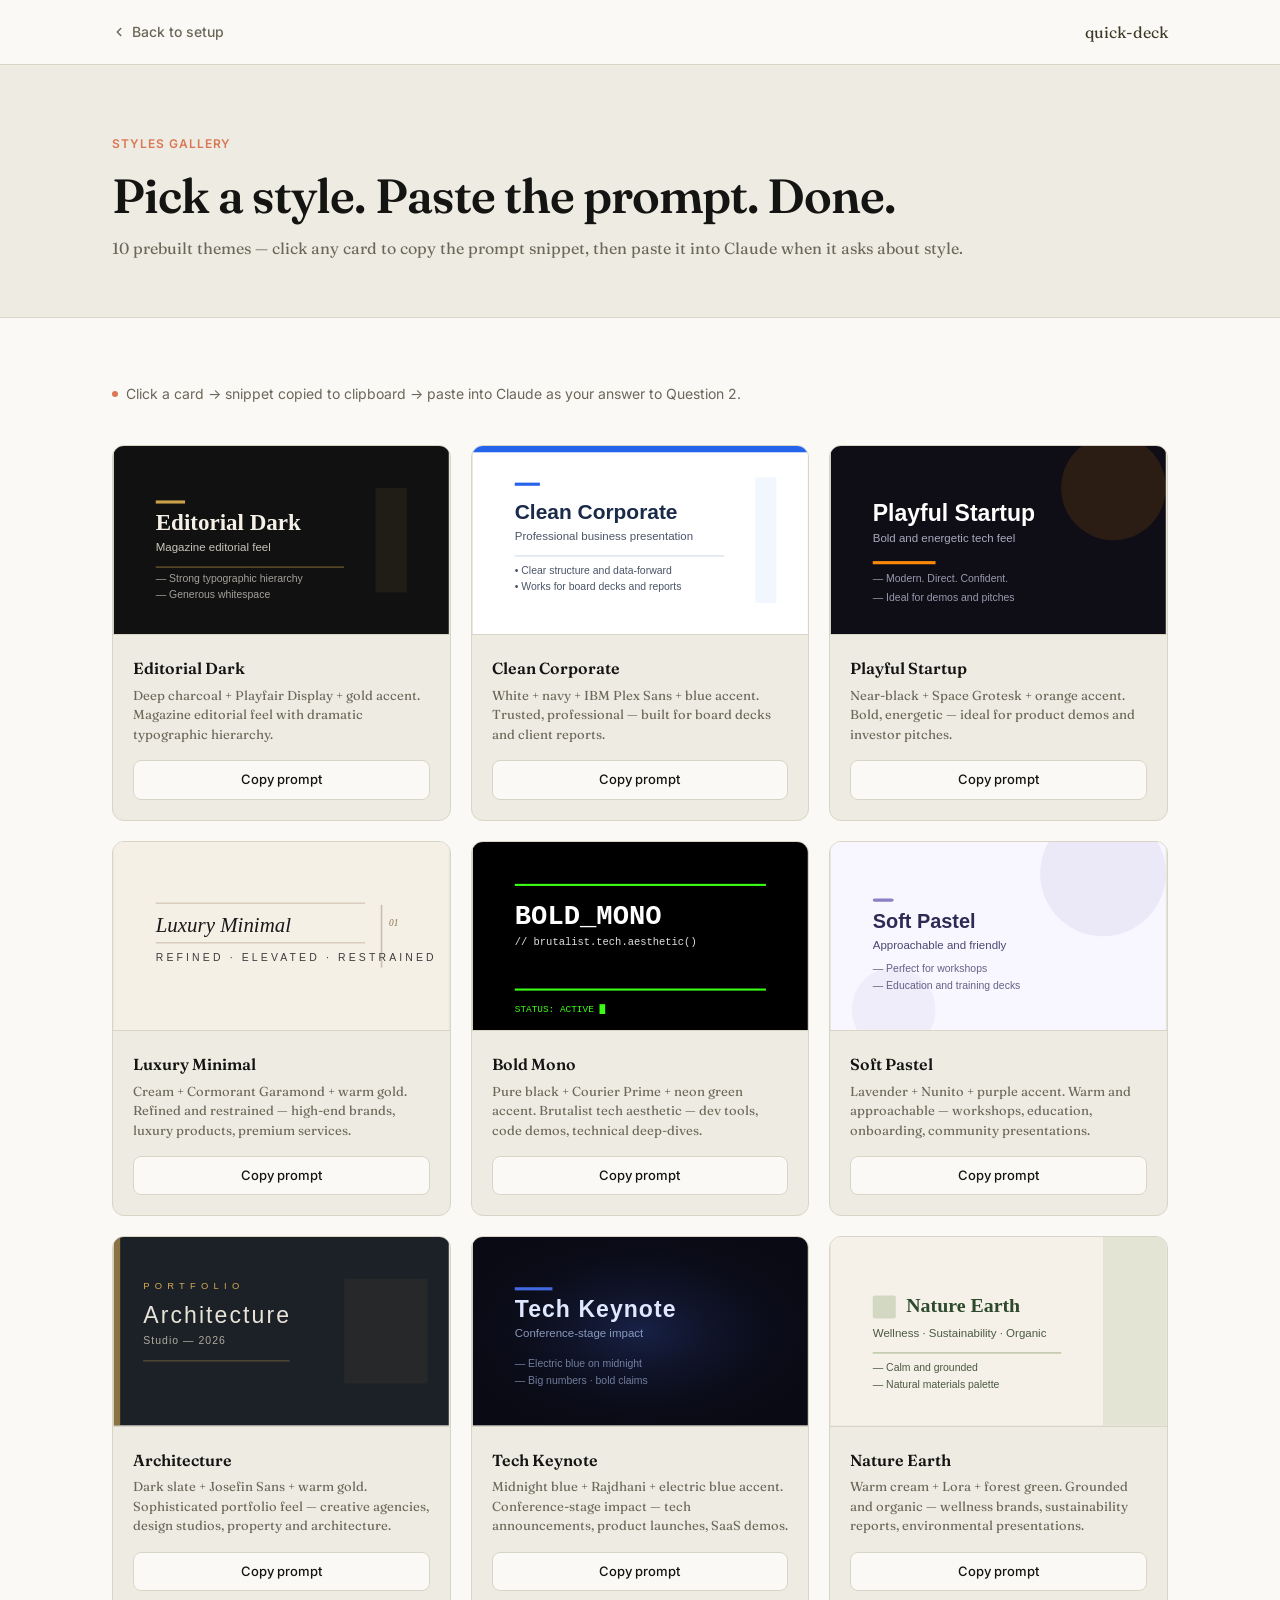
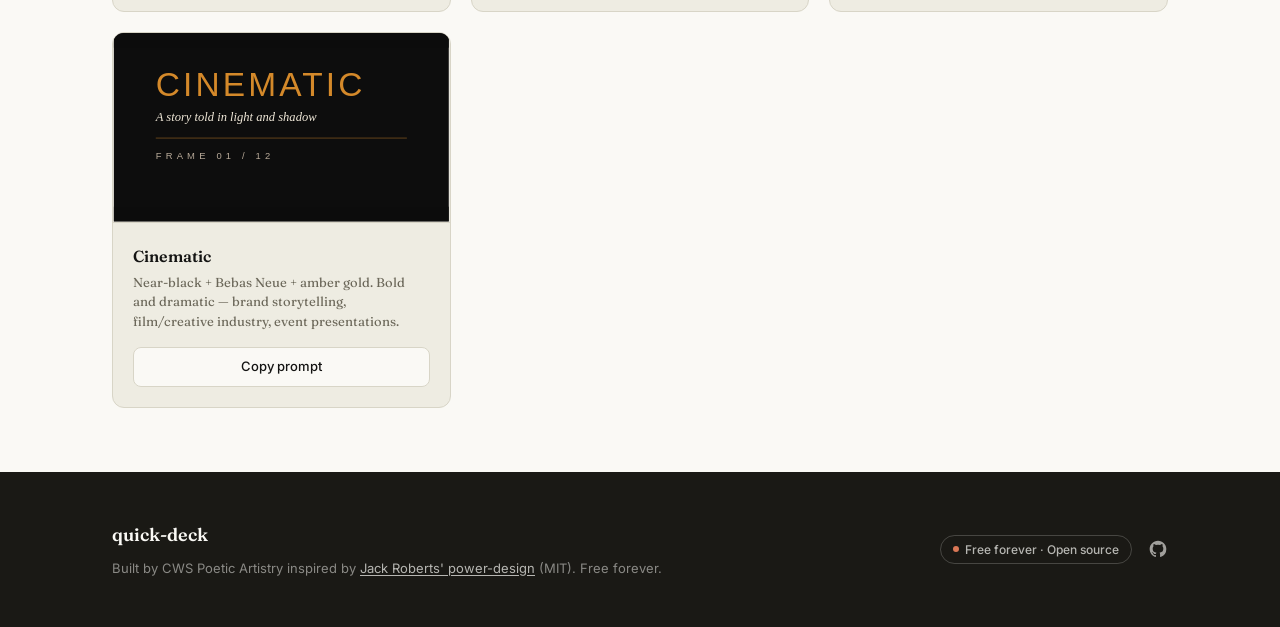
<file: docs/styles.html>
<!DOCTYPE html>
<html lang="en">
<head>
  <meta charset="utf-8">
  <meta name="viewport" content="width=device-width, initial-scale=1">
  <title>quick-deck — Style Gallery</title>
  <meta name="description" content="10 prebuilt presentation styles for quick-deck. Click any card to copy a prompt snippet — paste it into Claude when it asks about style.">
  <link rel="preconnect" href="https://fonts.googleapis.com">
  <link rel="preconnect" href="https://fonts.gstatic.com" crossorigin>
  <link rel="stylesheet" href="style.css">
</head>
<body>

<a class="skip-link" href="#main">Skip to content</a>

<!-- ── Mini nav ──────────────────────────────────────────────────── -->
<nav class="mini-nav" aria-label="Site navigation">
  <div class="mini-nav-inner">
    <a class="mini-nav-back" href="index.html">
      <svg width="14" height="14" viewBox="0 0 24 24" fill="none" stroke="currentColor" stroke-width="2.5" stroke-linecap="round" stroke-linejoin="round" aria-hidden="true"><polyline points="15 18 9 12 15 6"/></svg>
      Back to setup
    </a>
    <span class="nav-wordmark">quick-deck</span>
  </div>
</nav>

<!-- ── Hero ──────────────────────────────────────────────────────── -->
<header class="gallery-hero" id="main">
  <div class="container">
    <span class="hero-eyebrow">Styles gallery</span>
    <h1>Pick a style. Paste the prompt. Done.</h1>
    <p>10 prebuilt themes — click any card to copy the prompt snippet, then paste it into Claude when it asks about style.</p>
  </div>
</header>

<!-- ── Gallery ───────────────────────────────────────────────────── -->
<section class="gallery-section" aria-labelledby="gallery-heading">
  <div class="container">
    <p class="gallery-helper" id="gallery-heading">
      Click a card → snippet copied to clipboard → paste into Claude as your answer to Question 2.
    </p>

    <div class="style-grid" role="list">

      <!-- 1. EDITORIAL DARK -->
      <div class="style-card fade-in" role="listitem">
        <div class="style-card-thumb">
          <svg viewBox="0 0 320 180" xmlns="http://www.w3.org/2000/svg">
            <rect width="320" height="180" fill="#111111"/>
            <rect x="40" y="52" width="28" height="3" fill="#c9a14a"/>
            <text x="40" y="80" font-family="Georgia,serif" font-size="22" fill="#f5f0e8" font-weight="bold">Editorial Dark</text>
            <text x="40" y="100" font-family="Arial,sans-serif" font-size="11" fill="#c8c4bc">Magazine editorial feel</text>
            <rect x="40" y="115" width="180" height="1.5" fill="#c9a14a" opacity="0.4"/>
            <text x="40" y="130" font-family="Arial,sans-serif" font-size="10" fill="#c8c4bc" opacity="0.8">— Strong typographic hierarchy</text>
            <text x="40" y="145" font-family="Arial,sans-serif" font-size="10" fill="#c8c4bc" opacity="0.8">— Generous whitespace</text>
            <rect x="250" y="40" width="30" height="100" fill="#c9a14a" opacity="0.08"/>
          </svg>
        </div>
        <div class="style-card-body">
          <div class="style-card-name">Editorial Dark</div>
          <div class="style-card-desc">Deep charcoal + Playfair Display + gold accent. Magazine editorial feel with dramatic typographic hierarchy.</div>
          <button class="copy-prompt-btn" onclick="copyPrompt(this,'Use the &quot;Editorial Dark&quot; style: deep charcoal (#111111) background, Playfair Display headings (cream #f5f0e8), Inter body text (warm gray #c8c4bc), gold accent (#c9a14a). Magazine editorial feel, generous whitespace, strong typographic hierarchy.')" aria-label="Copy Editorial Dark style prompt">Copy prompt</button>
        </div>
      </div>

      <!-- 2. CLEAN CORPORATE -->
      <div class="style-card fade-in" role="listitem">
        <div class="style-card-thumb">
          <svg viewBox="0 0 320 180" xmlns="http://www.w3.org/2000/svg">
            <rect width="320" height="180" fill="#ffffff"/>
            <rect x="0" y="0" width="320" height="6" fill="#2563eb"/>
            <rect x="40" y="35" width="24" height="3" fill="#2563eb"/>
            <text x="40" y="70" font-family="Arial,sans-serif" font-size="20" fill="#1a2b4a" font-weight="bold">Clean Corporate</text>
            <text x="40" y="90" font-family="Arial,sans-serif" font-size="11" fill="#4a5568">Professional business presentation</text>
            <line x1="40" y1="105" x2="240" y2="105" stroke="#e2e8f0" stroke-width="1.5"/>
            <text x="40" y="122" font-family="Arial,sans-serif" font-size="10" fill="#4a5568">• Clear structure and data-forward</text>
            <text x="40" y="138" font-family="Arial,sans-serif" font-size="10" fill="#4a5568">• Works for board decks and reports</text>
            <rect x="270" y="30" width="20" height="120" fill="#2563eb" opacity="0.06"/>
          </svg>
        </div>
        <div class="style-card-body">
          <div class="style-card-name">Clean Corporate</div>
          <div class="style-card-desc">White + navy + IBM Plex Sans + blue accent. Trusted, professional — built for board decks and client reports.</div>
          <button class="copy-prompt-btn" onclick="copyPrompt(this,'Use the &quot;Clean Corporate&quot; style: white (#ffffff) background, IBM Plex Sans headings (dark navy #1a2b4a), body text slate gray (#4a5568), blue accent (#2563eb). Professional business feel, clean lines, data-forward layout.')" aria-label="Copy Clean Corporate style prompt">Copy prompt</button>
        </div>
      </div>

      <!-- 3. PLAYFUL STARTUP -->
      <div class="style-card fade-in" role="listitem">
        <div class="style-card-thumb">
          <svg viewBox="0 0 320 180" xmlns="http://www.w3.org/2000/svg">
            <rect width="320" height="180" fill="#0f0e17"/>
            <circle cx="270" cy="40" r="50" fill="#ff8906" opacity="0.12"/>
            <text x="40" y="72" font-family="Arial,sans-serif" font-size="22" fill="#fffffe" font-weight="bold">Playful Startup</text>
            <text x="40" y="92" font-family="Arial,sans-serif" font-size="11" fill="#a7a9be">Bold and energetic tech feel</text>
            <rect x="40" y="110" width="60" height="3" fill="#ff8906"/>
            <text x="40" y="130" font-family="Arial,sans-serif" font-size="10" fill="#a7a9be" opacity="0.9">— Modern. Direct. Confident.</text>
            <text x="40" y="148" font-family="Arial,sans-serif" font-size="10" fill="#a7a9be" opacity="0.9">— Ideal for demos and pitches</text>
          </svg>
        </div>
        <div class="style-card-body">
          <div class="style-card-name">Playful Startup</div>
          <div class="style-card-desc">Near-black + Space Grotesk + orange accent. Bold, energetic — ideal for product demos and investor pitches.</div>
          <button class="copy-prompt-btn" onclick="copyPrompt(this,'Use the &quot;Playful Startup&quot; style: near-black (#0f0e17) background, Space Grotesk headings (off-white #fffffe), body text muted blue-gray (#a7a9be), orange accent (#ff8906). Bold and energetic tech feel, confident layouts, ideal for demos and pitches.')" aria-label="Copy Playful Startup style prompt">Copy prompt</button>
        </div>
      </div>

      <!-- 4. LUXURY MINIMAL -->
      <div class="style-card fade-in" role="listitem">
        <div class="style-card-thumb">
          <svg viewBox="0 0 320 180" xmlns="http://www.w3.org/2000/svg">
            <rect width="320" height="180" fill="#f5f0e6"/>
            <rect x="40" y="58" width="200" height="0.8" fill="#8b7355" opacity="0.5"/>
            <text x="40" y="86" font-family="Georgia,serif" font-size="20" fill="#1a1a1a" font-style="italic">Luxury Minimal</text>
            <rect x="40" y="96" width="200" height="0.8" fill="#8b7355" opacity="0.5"/>
            <text x="40" y="114" font-family="Arial,sans-serif" font-size="10" fill="#3d3d3d" letter-spacing="3">REFINED · ELEVATED · RESTRAINED</text>
            <rect x="255" y="60" width="1.5" height="60" fill="#8b7355" opacity="0.4"/>
            <text x="263" y="80" font-family="Georgia,serif" font-size="9" fill="#8b7355" font-style="italic">01</text>
          </svg>
        </div>
        <div class="style-card-body">
          <div class="style-card-name">Luxury Minimal</div>
          <div class="style-card-desc">Cream + Cormorant Garamond + warm gold. Refined and restrained — high-end brands, luxury products, premium services.</div>
          <button class="copy-prompt-btn" onclick="copyPrompt(this,'Use the &quot;Luxury Minimal&quot; style: warm cream (#f5f0e6) background, Cormorant Garamond headings (near-black #1a1a1a), Montserrat body text (charcoal #3d3d3d), warm taupe accent (#8b7355). Refined, restrained, elevated — ideal for luxury brands and premium services.')" aria-label="Copy Luxury Minimal style prompt">Copy prompt</button>
        </div>
      </div>

      <!-- 5. BOLD MONO -->
      <div class="style-card fade-in" role="listitem">
        <div class="style-card-thumb">
          <svg viewBox="0 0 320 180" xmlns="http://www.w3.org/2000/svg">
            <rect width="320" height="180" fill="#000000"/>
            <rect x="40" y="40" width="240" height="2" fill="#39ff14"/>
            <text x="40" y="78" font-family="Courier New,monospace" font-size="26" fill="#ffffff" font-weight="bold">BOLD_MONO</text>
            <text x="40" y="98" font-family="Courier New,monospace" font-size="10" fill="#e0e0e0">// brutalist.tech.aesthetic()</text>
            <rect x="40" y="140" width="240" height="2" fill="#39ff14"/>
            <text x="40" y="162" font-family="Courier New,monospace" font-size="9" fill="#39ff14">STATUS: ACTIVE █</text>
          </svg>
        </div>
        <div class="style-card-body">
          <div class="style-card-name">Bold Mono</div>
          <div class="style-card-desc">Pure black + Courier Prime + neon green accent. Brutalist tech aesthetic — dev tools, code demos, technical deep-dives.</div>
          <button class="copy-prompt-btn" onclick="copyPrompt(this,'Use the &quot;Bold Mono&quot; style: pure black (#000000) background, Courier Prime headings (white #ffffff), body text light gray (#e0e0e0), neon green accent (#39ff14). Brutalist monospace aesthetic, minimal decoration, high contrast. Ideal for technical and developer-focused presentations.')" aria-label="Copy Bold Mono style prompt">Copy prompt</button>
        </div>
      </div>

      <!-- 6. SOFT PASTEL -->
      <div class="style-card fade-in" role="listitem">
        <div class="style-card-thumb">
          <svg viewBox="0 0 320 180" xmlns="http://www.w3.org/2000/svg">
            <rect width="320" height="180" fill="#f8f6ff"/>
            <circle cx="260" cy="30" r="60" fill="#8b80c4" opacity="0.12"/>
            <circle cx="60" cy="160" r="40" fill="#8b80c4" opacity="0.08"/>
            <rect x="40" y="54" width="20" height="3" fill="#8b80c4" rx="2"/>
            <text x="40" y="82" font-family="Arial,sans-serif" font-size="19" fill="#2d2b55" font-weight="600">Soft Pastel</text>
            <text x="40" y="102" font-family="Arial,sans-serif" font-size="11" fill="#4a4870">Approachable and friendly</text>
            <text x="40" y="124" font-family="Arial,sans-serif" font-size="10" fill="#4a4870" opacity="0.85">— Perfect for workshops</text>
            <text x="40" y="140" font-family="Arial,sans-serif" font-size="10" fill="#4a4870" opacity="0.85">— Education and training decks</text>
          </svg>
        </div>
        <div class="style-card-body">
          <div class="style-card-name">Soft Pastel</div>
          <div class="style-card-desc">Lavender + Nunito + purple accent. Warm and approachable — workshops, education, onboarding, community presentations.</div>
          <button class="copy-prompt-btn" onclick="copyPrompt(this,'Use the &quot;Soft Pastel&quot; style: soft lavender-white (#f8f6ff) background, Nunito headings (deep purple #2d2b55), DM Sans body text (medium purple #4a4870), muted purple accent (#8b80c4). Approachable, friendly, warm — ideal for workshops, education, and training decks.')" aria-label="Copy Soft Pastel style prompt">Copy prompt</button>
        </div>
      </div>

      <!-- 7. ARCHITECTURE -->
      <div class="style-card fade-in" role="listitem">
        <div class="style-card-thumb">
          <svg viewBox="0 0 320 180" xmlns="http://www.w3.org/2000/svg">
            <rect width="320" height="180" fill="#1c2128"/>
            <rect x="0" y="0" width="6" height="180" fill="#d4a853" opacity="0.6"/>
            <text x="28" y="50" font-family="Arial,sans-serif" font-size="9" fill="#d4a853" letter-spacing="5">PORTFOLIO</text>
            <text x="28" y="82" font-family="Arial,sans-serif" font-size="22" fill="#e8e3d8" font-weight="300" letter-spacing="2">Architecture</text>
            <text x="28" y="102" font-family="Arial,sans-serif" font-size="10" fill="#b0aa9e" letter-spacing="1">Studio — 2026</text>
            <rect x="28" y="118" width="140" height="0.8" fill="#d4a853" opacity="0.5"/>
            <rect x="220" y="40" width="80" height="100" fill="#d4a853" opacity="0.05"/>
          </svg>
        </div>
        <div class="style-card-body">
          <div class="style-card-name">Architecture</div>
          <div class="style-card-desc">Dark slate + Josefin Sans + warm gold. Sophisticated portfolio feel — creative agencies, design studios, property and architecture.</div>
          <button class="copy-prompt-btn" onclick="copyPrompt(this,'Use the &quot;Architecture&quot; style: dark slate (#1c2128) background, Josefin Sans headings (warm white #e8e3d8), body text warm gray (#b0aa9e), gold accent (#d4a853). Sophisticated editorial portfolio feel with clean geometric lines. Ideal for creative agencies, design studios, and architecture presentations.')" aria-label="Copy Architecture style prompt">Copy prompt</button>
        </div>
      </div>

      <!-- 8. TECH KEYNOTE -->
      <div class="style-card fade-in" role="listitem">
        <div class="style-card-thumb">
          <svg viewBox="0 0 320 180" xmlns="http://www.w3.org/2000/svg">
            <rect width="320" height="180" fill="#0a0a14"/>
            <defs>
              <radialGradient id="tg" cx="50%" cy="50%" r="60%">
                <stop offset="0%" stop-color="#4169e1" stop-opacity="0.25"/>
                <stop offset="100%" stop-color="#0a0a14" stop-opacity="0"/>
              </radialGradient>
            </defs>
            <rect width="320" height="180" fill="url(#tg)"/>
            <rect x="40" y="48" width="36" height="3" fill="#4169e1"/>
            <text x="40" y="76" font-family="Arial,sans-serif" font-size="22" fill="#e0e8ff" font-weight="700" letter-spacing="1">Tech Keynote</text>
            <text x="40" y="96" font-family="Arial,sans-serif" font-size="11" fill="#8899bb">Conference-stage impact</text>
            <text x="40" y="124" font-family="Arial,sans-serif" font-size="10" fill="#8899bb" opacity="0.8">— Electric blue on midnight</text>
            <text x="40" y="140" font-family="Arial,sans-serif" font-size="10" fill="#8899bb" opacity="0.8">— Big numbers · bold claims</text>
          </svg>
        </div>
        <div class="style-card-body">
          <div class="style-card-name">Tech Keynote</div>
          <div class="style-card-desc">Midnight blue + Rajdhani + electric blue accent. Conference-stage impact — tech announcements, product launches, SaaS demos.</div>
          <button class="copy-prompt-btn" onclick="copyPrompt(this,'Use the &quot;Tech Keynote&quot; style: midnight near-black (#0a0a14) background, Rajdhani headings (pale blue #e0e8ff), Inter body text (steel blue #8899bb), electric blue accent (#4169e1). Conference keynote energy with strong visual impact. Ideal for tech announcements, product launches, and SaaS demos.')" aria-label="Copy Tech Keynote style prompt">Copy prompt</button>
        </div>
      </div>

      <!-- 9. NATURE EARTH -->
      <div class="style-card fade-in" role="listitem">
        <div class="style-card-thumb">
          <svg viewBox="0 0 320 180" xmlns="http://www.w3.org/2000/svg">
            <rect width="320" height="180" fill="#f5f0e8"/>
            <rect x="260" y="0" width="60" height="180" fill="#6b8f4e" opacity="0.12"/>
            <rect x="40" y="56" width="22" height="22" fill="#6b8f4e" opacity="0.25" rx="2"/>
            <text x="72" y="72" font-family="Georgia,serif" font-size="19" fill="#2d4a2d" font-weight="600">Nature Earth</text>
            <text x="40" y="96" font-family="Arial,sans-serif" font-size="11" fill="#4a5a42">Wellness · Sustainability · Organic</text>
            <rect x="40" y="110" width="180" height="1.5" fill="#6b8f4e" opacity="0.4"/>
            <text x="40" y="128" font-family="Arial,sans-serif" font-size="10" fill="#4a5a42">— Calm and grounded</text>
            <text x="40" y="144" font-family="Arial,sans-serif" font-size="10" fill="#4a5a42">— Natural materials palette</text>
          </svg>
        </div>
        <div class="style-card-body">
          <div class="style-card-name">Nature Earth</div>
          <div class="style-card-desc">Warm cream + Lora + forest green. Grounded and organic — wellness brands, sustainability reports, environmental presentations.</div>
          <button class="copy-prompt-btn" onclick="copyPrompt(this,'Use the &quot;Nature Earth&quot; style: warm cream (#f5f0e8) background, Lora headings (deep forest green #2d4a2d), Raleway body text (sage green #4a5a42), leaf green accent (#6b8f4e). Calm, grounded, organic feel. Ideal for wellness brands, sustainability reports, and health/environmental presentations.')" aria-label="Copy Nature Earth style prompt">Copy prompt</button>
        </div>
      </div>

      <!-- 10. CINEMATIC -->
      <div class="style-card fade-in" role="listitem">
        <div class="style-card-thumb">
          <svg viewBox="0 0 320 180" xmlns="http://www.w3.org/2000/svg">
            <rect width="320" height="180" fill="#0d0d0d"/>
            <rect x="0" y="0" width="320" height="14" fill="#0d0d0d" opacity="0.9"/>
            <rect x="0" y="166" width="320" height="14" fill="#0d0d0d" opacity="0.9"/>
            <text x="40" y="60" font-family="Impact,Arial Black,sans-serif" font-size="32" fill="#d4892a" letter-spacing="3">CINEMATIC</text>
            <text x="40" y="84" font-family="Georgia,serif" font-size="12" fill="#f0e8d8" font-style="italic">A story told in light and shadow</text>
            <rect x="40" y="100" width="240" height="0.8" fill="#d4892a" opacity="0.5"/>
            <text x="40" y="120" font-family="Arial,sans-serif" font-size="9" fill="#b8aa99" letter-spacing="4">FRAME 01 / 12</text>
          </svg>
        </div>
        <div class="style-card-body">
          <div class="style-card-name">Cinematic</div>
          <div class="style-card-desc">Near-black + Bebas Neue + amber gold. Bold and dramatic — brand storytelling, film/creative industry, event presentations.</div>
          <button class="copy-prompt-btn" onclick="copyPrompt(this,'Use the &quot;Cinematic&quot; style: near-black (#0d0d0d) background, Bebas Neue headings (warm cream #f0e8d8), Source Serif 4 body text (aged paper #b8aa99), amber gold accent (#d4892a). Bold, dramatic, cinematic feel. Ideal for brand storytelling, creative industry presentations, and event decks.')" aria-label="Copy Cinematic style prompt">Copy prompt</button>
        </div>
      </div>

    </div>
  </div>
</section>

<!-- ── Footer ─────────────────────────────────────────────────────── -->
<footer class="site-footer" role="contentinfo">
  <div class="footer-inner">
    <div class="footer-left">
      <span class="footer-wordmark">quick-deck</span>
      <span class="footer-attr">Built by CWS Poetic Artistry inspired by <a href="https://github.com/ItsssssJack/power-design" target="_blank" rel="noopener">Jack Roberts' power-design</a> (MIT). Free forever.</span>
    </div>
    <div class="footer-right">
      <span class="footer-pill">Free forever · Open source</span>
      <a class="footer-github" href="https://github.com/cwspoeticartistry/quick-deck" aria-label="GitHub repository" target="_blank" rel="noopener">
        <svg width="20" height="20" viewBox="0 0 24 24" fill="currentColor" aria-hidden="true">
          <path d="M12 2C6.477 2 2 6.484 2 12.017c0 4.425 2.865 8.18 6.839 9.504.5.092.682-.217.682-.483 0-.237-.008-.868-.013-1.703-2.782.605-3.369-1.343-3.369-1.343-.454-1.158-1.11-1.466-1.11-1.466-.908-.62.069-.608.069-.608 1.003.07 1.531 1.032 1.531 1.032.892 1.53 2.341 1.088 2.91.832.092-.647.35-1.088.636-1.338-2.22-.253-4.555-1.113-4.555-4.951 0-1.093.39-1.988 1.029-2.688-.103-.253-.446-1.272.098-2.65 0 0 .84-.27 2.75 1.026A9.564 9.564 0 0 1 12 6.844a9.59 9.59 0 0 1 2.504.337c1.909-1.296 2.747-1.027 2.747-1.027.546 1.379.202 2.398.1 2.651.64.7 1.028 1.595 1.028 2.688 0 3.848-2.339 4.695-4.566 4.943.359.309.678.92.678 1.855 0 1.338-.012 2.419-.012 2.745 0 .268.18.58.688.482A10.02 10.02 0 0 0 22 12.017C22 6.484 17.522 2 12 2z"/>
        </svg>
      </a>
    </div>
  </div>
</footer>

<script>
function copyPrompt(btn, text) {
  const label = btn.textContent;
  const copy = () => {
    btn.textContent = 'Copied — paste into Claude ✓';
    btn.classList.add('copied');
    btn.setAttribute('aria-label', 'Copied to clipboard');
    setTimeout(() => {
      btn.textContent = label;
      btn.classList.remove('copied');
      btn.setAttribute('aria-label', btn.getAttribute('aria-label').replace('Copied to clipboard', 'Copy style prompt'));
    }, 3000);
  };

  if (navigator.clipboard && navigator.clipboard.writeText) {
    navigator.clipboard.writeText(text).then(copy);
  } else {
    const ta = document.createElement('textarea');
    ta.value = text;
    ta.style.cssText = 'position:fixed;opacity:0;';
    document.body.appendChild(ta);
    ta.select();
    document.execCommand('copy');
    document.body.removeChild(ta);
    copy();
  }
}

// Scroll fade-in
(function () {
  const reduced = window.matchMedia('(prefers-reduced-motion: reduce)').matches;
  if (reduced) {
    document.querySelectorAll('.fade-in').forEach(el => el.classList.add('visible'));
    return;
  }
  const obs = new IntersectionObserver((entries) => {
    entries.forEach(e => { if (e.isIntersecting) { e.target.classList.add('visible'); obs.unobserve(e.target); } });
  }, { threshold: 0.08, rootMargin: '0px 0px -24px 0px' });
  document.querySelectorAll('.fade-in').forEach(el => obs.observe(el));
})();
</script>

</body>
</html>
</file>
<file: docs/style.css>
/* quick-deck — Claude-branded design system */
/* Follows design.md — do not edit without updating design.md first */

@import url('https://fonts.googleapis.com/css2?family=Fraunces:ital,opsz,wght@0,9..144,400;0,9..144,600;1,9..144,400&family=Inter:wght@400;500;600&display=swap');

/* ── Custom properties ───────────────────────────────────────────── */
:root {
  --bg:          #faf9f5;
  --bg-warm:     #eeece2;
  --bg-deep:     #e8e6dd;
  --bg-invert:   #1a1915;
  --ink:         #3d3929;
  --ink-strong:  #141413;
  --ink-mute:    #6b6759;
  --ink-invert:  #faf9f5;
  --coral:       #da7756;
  --coral-deep:  #bd5d3a;
  --coral-hover: #a8512f;
  --rule:        #d8d5c7;
  --rule-strong: #bdbaa8;
  --radius-sm:   8px;
  --radius-md:   12px;
  --radius-lg:   16px;
  --content-w:   1120px;
  --pad-x:       32px;
  --transition:  cubic-bezier(0.2, 0.6, 0.2, 1);
}

/* ── Reset ───────────────────────────────────────────────────────── */
*, *::before, *::after { box-sizing: border-box; margin: 0; padding: 0; }

html { font-size: 16px; scroll-behavior: smooth; }

body {
  background: var(--bg);
  color: var(--ink);
  font-family: Fraunces, ui-serif, Georgia, Cambria, "Times New Roman", Times, serif;
  font-size: 16px;
  line-height: 1.65;
  -webkit-font-smoothing: antialiased;
}

img, svg { display: block; max-width: 100%; }

a { color: inherit; text-decoration: none; }

button { cursor: pointer; border: none; background: none; font: inherit; }

/* ── Accessibility ───────────────────────────────────────────────── */
.skip-link {
  position: absolute;
  top: -100%;
  left: 16px;
  z-index: 9999;
  background: var(--coral-deep);
  color: white;
  font-family: Inter, sans-serif;
  font-size: 14px;
  font-weight: 600;
  padding: 8px 16px;
  border-radius: var(--radius-sm);
  text-decoration: none;
}
.skip-link:focus { top: 16px; }

*:focus-visible {
  outline: 2px solid var(--coral);
  outline-offset: 3px;
  border-radius: 2px;
}

/* ── Scroll fade-in ──────────────────────────────────────────────── */
.fade-in {
  opacity: 0;
  transform: translateY(8px);
  transition: opacity 280ms var(--transition), transform 280ms var(--transition);
}
.fade-in.visible {
  opacity: 1;
  transform: translateY(0);
}

@media (prefers-reduced-motion: reduce) {
  .fade-in { opacity: 1; transform: none; transition: none; }
  *, *::before, *::after { animation-duration: 0.01ms !important; transition-duration: 0.01ms !important; }
}

/* ── Layout helpers ──────────────────────────────────────────────── */
.container {
  max-width: var(--content-w);
  margin: 0 auto;
  padding: 0 var(--pad-x);
}

/* ── Nav ─────────────────────────────────────────────────────────── */
.site-nav {
  position: sticky;
  top: 0;
  z-index: 100;
  background: rgba(250, 249, 245, 0.92);
  backdrop-filter: blur(12px);
  -webkit-backdrop-filter: blur(12px);
  border-bottom: 1px solid var(--rule);
}

.nav-inner {
  max-width: var(--content-w);
  margin: 0 auto;
  padding: 0 var(--pad-x);
  height: 64px;
  display: grid;
  grid-template-columns: 1fr auto 1fr;
  align-items: center;
}

/* Left: hamburger */
.nav-hamburger {
  display: flex;
  flex-direction: column;
  justify-content: center;
  gap: 5px;
  width: 40px;
  height: 40px;
  padding: 8px;
  border-radius: var(--radius-sm);
  cursor: pointer;
  color: var(--ink-strong);
  transition: background 200ms ease-out;
  justify-self: start;
}
.nav-hamburger:hover { background: var(--bg-warm); }
.nav-hamburger span {
  display: block;
  width: 100%;
  height: 2px;
  background: currentColor;
  border-radius: 2px;
  transition: transform 300ms ease-out, opacity 200ms ease-out;
}

/* Center: CWS logo */
.nav-logo {
  display: flex;
  align-items: center;
  justify-content: center;
  color: var(--ink-strong);
  transition: color 200ms ease-out;
  justify-self: center;
}
.nav-logo:hover { color: var(--coral-deep); }
.nav-logo-img {
  height: 32px;
  width: auto;
  display: block;
  filter: brightness(0);
}

/* Right: spacer keeps grid balanced */
.nav-right-spacer { justify-self: end; width: 40px; }

/* ── Full-screen nav overlay ─────────────────────────────────────── */
.nav-overlay {
  position: fixed;
  inset: 0;
  background: var(--bg-invert);
  z-index: 500;
  display: flex;
  flex-direction: column;
  justify-content: center;
  padding: 0 var(--pad-x);
  opacity: 0;
  pointer-events: none;
  transition: opacity 400ms cubic-bezier(0.2, 0.6, 0.2, 1);
}
.nav-overlay.open {
  opacity: 1;
  pointer-events: all;
}
body.menu-open { overflow: hidden; }

.nav-overlay-close {
  position: absolute;
  top: 20px;
  right: 24px;
  width: 44px;
  height: 44px;
  display: flex;
  align-items: center;
  justify-content: center;
  color: var(--ink-invert);
  border-radius: var(--radius-sm);
  transition: background 200ms ease-out;
}
.nav-overlay-close:hover { background: rgba(255,255,255,0.1); }

.nav-overlay-menu {
  display: flex;
  flex-direction: column;
  gap: 16px;
  padding: 0 24px;
}

.nav-overlay-item {
  display: flex;
  align-items: center;
  gap: 12px;
  overflow: hidden;
}

.nav-overlay-arrow {
  display: flex;
  align-items: center;
  color: var(--coral);
  opacity: 0;
  transform: translateX(-100%);
  transition: transform 300ms ease-out, opacity 300ms ease-out;
  flex-shrink: 0;
}
.nav-overlay-item:hover .nav-overlay-arrow {
  opacity: 1;
  transform: translateX(0);
}

.nav-overlay-link {
  font-family: Fraunces, serif;
  font-size: clamp(36px, 7vw, 72px);
  font-weight: 600;
  color: var(--ink-invert);
  letter-spacing: -0.03em;
  text-decoration: none;
  opacity: 0;
  transform: translateX(-32px);
  transition:
    opacity 350ms cubic-bezier(0.2, 0.6, 0.2, 1) var(--item-delay, 0ms),
    transform 350ms cubic-bezier(0.2, 0.6, 0.2, 1) var(--item-delay, 0ms),
    color 200ms ease-out;
}
.nav-overlay.open .nav-overlay-link {
  opacity: 1;
  transform: translateX(0);
}
.nav-overlay-link:hover { color: var(--coral); }

/* installed badge */
.bonus-dl-btn--installed {
  display: inline-flex;
  align-items: center;
  gap: 8px;
  font-family: Inter, sans-serif;
  font-size: 13px;
  font-weight: 500;
  color: #16a34a;
  background: #f0fdf4;
  border: 1.5px solid #bbf7d0;
  border-radius: var(--radius-sm);
  padding: 10px 16px;
  cursor: default;
}

/* ── Hero ────────────────────────────────────────────────────────── */
.hero-wrap {
  height: 200vh;
  position: relative;
}

.hero {
  position: sticky;
  top: 64px; /* stick right below the nav (nav-inner height = 64px) */
  height: calc(100vh - 64px);
  min-height: 540px;
  z-index: 1;
  overflow: hidden;
  display: flex;
  align-items: stretch;
  background: var(--bg-invert); /* dark fallback while video loads / if no video */
}

.hero-eyebrow {
  display: inline-block;
  font-family: Inter, sans-serif;
  font-size: 12px;
  font-weight: 600;
  letter-spacing: 0.08em;
  text-transform: uppercase;
  color: var(--coral);
  margin-bottom: 16px;
}

.hero h1 {
  font-family: Fraunces, serif;
  font-size: 56px;
  font-weight: 600;
  line-height: 1.1;
  letter-spacing: -0.02em;
  color: #fff;
  max-width: 700px;
  margin: 0 auto 20px;
  text-shadow: 0 2px 12px rgba(0,0,0,0.3);
}

.hero-sub {
  font-size: 18px;
  line-height: 1.55;
  color: rgba(255,255,255,0.88);
  max-width: 500px;
  margin: 0 auto 40px;
}

.hero-actions {
  display: flex;
  gap: 12px;
  justify-content: center;
  flex-wrap: wrap;
}

/* ── Hero video + overlay ─────────────────────────────────────────── */
.hero-video {
  position: absolute;
  inset: 0;
  width: 100%;
  height: 100%;
  object-fit: cover;
  z-index: 0;
}

.hero-scrim {
  position: absolute;
  inset: 0;
  z-index: 1;
  background: linear-gradient(180deg, rgba(0,0,0,0.22) 0%, rgba(0,0,0,0.52) 100%);
  pointer-events: none;
}

/* hero-video-section: fills the whole hero on desktop */
.hero-video-section {
  position: absolute;
  inset: 0;
}

/* Mobile play button: hidden on desktop, shown in mobile media query */
.play-btn-mobile {
  display: none;
}

.hero-text-overlay {
  position: absolute;
  inset: 0;
  z-index: 2;
  display: flex;
  flex-direction: column;
  justify-content: center;
  align-items: center;
  text-align: center;
  padding: 0 var(--pad-x);
  transition: opacity 800ms cubic-bezier(0.2, 0.6, 0.2, 1);
}

.hero-text-overlay--fade {
  opacity: 0;
  pointer-events: none;
}

/* ── Frosted glass card behind hero copy ─────────────────────────── */
.hero-glass-card {
  background: rgba(10, 8, 6, 0.38);
  backdrop-filter: blur(22px) saturate(1.3);
  -webkit-backdrop-filter: blur(22px) saturate(1.3);
  border: 1px solid rgba(255, 255, 255, 0.14);
  border-radius: 24px;
  padding: 48px 56px;
  max-width: 640px;
  width: 100%;
  margin: 0 auto;
  text-align: center;
}
@media (max-width: 600px) {
  .hero-glass-card { padding: 32px 24px; border-radius: 16px; }
}

.hero-text-overlay .btn-ghost {
  border-color: rgba(255,255,255,0.55);
  color: #fff;
}
.hero-text-overlay .btn-ghost:hover {
  background: rgba(255,255,255,0.12);
  border-color: #fff;
}

/* ── Hero device mockup ──────────────────────────────────────────── */
.hero-device {
  margin: 48px auto 0;
  max-width: 900px;
  padding: 0 32px;
}

.hero-device-frame {
  background: #fff;
  border: 1px solid rgba(0,0,0,0.14);
  border-bottom: none;
  border-radius: 12px 12px 0 0;
  box-shadow: 0 -2px 0 rgba(255,255,255,0.6) inset, 0 20px 60px rgba(0,0,0,0.18), 0 4px 16px rgba(0,0,0,0.1);
  overflow: hidden;
  transform: perspective(1200px) rotateX(1.5deg);
  transform-origin: bottom center;
}

.hero-device-bar {
  background: #f0eeea;
  border-bottom: 1px solid rgba(0,0,0,0.1);
  padding: 10px 16px;
  display: flex;
  align-items: center;
  gap: 8px;
}

.hero-device-dots { display: flex; gap: 6px; }

.hero-device-dot {
  width: 10px;
  height: 10px;
  border-radius: 50%;
  background: var(--rule-strong);
}

.hero-device-url {
  flex: 1;
  text-align: center;
  font-family: Inter, sans-serif;
  font-size: 12px;
  color: var(--ink-mute);
  background: rgba(255,255,255,0.7);
  border: 1px solid var(--rule);
  border-radius: 4px;
  padding: 2px 12px;
  max-width: 200px;
  margin: 0 auto;
}

/* The sample slide inside the device */
.hero-slide {
  background: #111111;
  aspect-ratio: 16/7;
  display: flex;
  align-items: center;
  padding: 40px 64px;
  position: relative;
  overflow: hidden;
}

.hero-slide-accent-bar {
  position: absolute;
  left: 0; top: 0; bottom: 0;
  width: 3px;
  background: #c9a14a;
}

.hero-slide-corner-mark {
  position: absolute;
  right: 48px; top: 0; bottom: 0;
  width: 72px;
  background: rgba(201,161,74,0.05);
  border-left: 1px solid rgba(201,161,74,0.12);
}

.hero-slide-content { position: relative; z-index: 1; }

.hero-slide-label {
  font-family: Inter, sans-serif;
  font-size: 10px;
  font-weight: 600;
  letter-spacing: 0.12em;
  text-transform: uppercase;
  color: #c9a14a;
  margin-bottom: 12px;
}

.hero-slide-rule {
  width: 28px;
  height: 2px;
  background: #c9a14a;
  margin-bottom: 16px;
}

.hero-slide h3 {
  font-family: Georgia, "Times New Roman", serif;
  font-size: 30px;
  font-weight: bold;
  color: #f5f0e8;
  line-height: 1.25;
  max-width: 460px;
  margin-bottom: 10px;
  letter-spacing: -0.01em;
}

.hero-slide-sub {
  font-family: Arial, sans-serif;
  font-size: 13px;
  color: rgba(200,196,188,0.55);
}

.hero-slide-page {
  position: absolute;
  bottom: 16px;
  right: 20px;
  font-family: Inter, sans-serif;
  font-size: 10px;
  color: rgba(200,196,188,0.28);
  letter-spacing: 0.08em;
  text-transform: uppercase;
}

/* ── Dark conversation variant (combined selector beats source-order) */
.conversation.conversation--dark {
  background: var(--bg-invert);
  border-color: transparent;
}
.conversation.conversation--dark .section-label { color: var(--coral); }
.conversation.conversation--dark .section-heading { color: var(--ink-invert); }
.conversation.conversation--dark .section-sub { color: rgba(250,249,245,0.5); }
.conversation.conversation--dark .chat-window {
  background: rgba(255,255,255,0.04);
  border-color: rgba(255,255,255,0.1);
}
.conversation.conversation--dark .bubble-claude {
  background: rgba(255,255,255,0.07);
  border-color: rgba(255,255,255,0.12);
  color: rgba(250,249,245,0.88);
}
.conversation.conversation--dark .bubble-user {
  background: rgba(218,119,86,0.18);
  border-color: rgba(218,119,86,0.25);
  color: var(--ink-invert);
}
.conversation.conversation--dark .bubble-q-label { color: var(--coral); }

/* ── Buttons ─────────────────────────────────────────────────────── */
.btn-primary {
  display: inline-flex;
  align-items: center;
  gap: 8px;
  font-family: Inter, sans-serif;
  font-size: 15px;
  font-weight: 500;
  background: var(--coral-deep);
  color: white;
  padding: 12px 24px;
  border-radius: var(--radius-sm);
  border: none;
  cursor: pointer;
  text-decoration: none;
  transition: background 200ms ease-out;
}
.btn-primary:hover { background: var(--coral-hover); }

.btn-ghost {
  display: inline-flex;
  align-items: center;
  gap: 8px;
  font-family: Inter, sans-serif;
  font-size: 15px;
  font-weight: 500;
  background: transparent;
  color: var(--ink-strong);
  padding: 12px 24px;
  border-radius: var(--radius-sm);
  border: 1.5px solid var(--ink-strong);
  cursor: pointer;
  text-decoration: none;
  transition: background 200ms ease-out, border-color 200ms ease-out;
}
.btn-ghost:hover { background: var(--bg-deep); }

/* ── Features row ────────────────────────────────────────────────── */
.features {
  padding: 64px 0;
  border-bottom: 1px solid var(--rule);
}

.features-grid {
  display: grid;
  grid-template-columns: repeat(3, 1fr);
  gap: 32px;
}

.feature-item {
  display: flex;
  flex-direction: column;
  gap: 8px;
}

.feature-icon {
  width: 40px;
  height: 40px;
  border-radius: 10px;
  background: var(--bg-warm);
  border: 1px solid var(--rule);
  display: flex;
  align-items: center;
  justify-content: center;
  margin-bottom: 4px;
  color: var(--coral-deep);
}

.feature-title {
  font-family: Inter, sans-serif;
  font-size: 15px;
  font-weight: 600;
  color: var(--ink-strong);
}

.feature-desc {
  font-size: 14px;
  color: var(--ink-mute);
  line-height: 1.5;
}

/* ── Install section ─────────────────────────────────────────────── */
.install {
  padding: 80px 0;
  border-bottom: 1px solid var(--rule);
}

.section-label {
  font-family: Inter, sans-serif;
  font-size: 12px;
  font-weight: 600;
  letter-spacing: 0.08em;
  text-transform: uppercase;
  color: var(--coral-deep);
  margin-bottom: 12px;
}

.section-heading {
  font-family: Fraunces, serif;
  font-size: 40px;
  font-weight: 600;
  line-height: 1.15;
  letter-spacing: -0.02em;
  color: var(--ink-strong);
  margin-bottom: 8px;
}

.section-sub {
  font-size: 16px;
  color: var(--ink-mute);
  margin-bottom: 48px;
}

/* Card grid */
.card-grid {
  display: grid;
  grid-template-columns: 1fr 1fr;
  gap: 16px;
  transition: opacity 280ms var(--transition);
}

.card-grid.hidden { opacity: 0; pointer-events: none; height: 0; overflow: hidden; margin: 0; }

/* Collapsed install card */
.install-card {
  background: var(--bg-warm);
  border: 1px solid var(--rule);
  border-radius: var(--radius-lg);
  padding: 32px;
  cursor: pointer;
  text-align: left;
  width: 100%;
  transition: border-color 200ms ease-out;
}

.install-card:hover { border-color: var(--rule-strong); }

.install-card-icon {
  width: 48px;
  height: 48px;
  border-radius: 12px;
  background: var(--bg);
  border: 1px solid var(--rule);
  display: flex;
  align-items: center;
  justify-content: center;
  margin-bottom: 16px;
  color: var(--coral-deep);
}

.install-card-title {
  font-family: Fraunces, serif;
  font-size: 22px;
  font-weight: 600;
  color: var(--ink-strong);
  margin-bottom: 8px;
}

.install-card-desc {
  font-size: 14px;
  color: var(--ink-mute);
  line-height: 1.5;
  margin-bottom: 24px;
}

.install-card-cta {
  font-family: Inter, sans-serif;
  font-size: 14px;
  font-weight: 500;
  color: var(--coral-deep);
  display: flex;
  align-items: center;
  gap: 4px;
}

/* Expanded card detail */
.card-detail {
  display: none;
  background: var(--bg-warm);
  border: 1px solid var(--rule);
  border-radius: var(--radius-lg);
  padding: 40px;
  max-width: 640px;
}

.card-detail.active { display: block; }

.card-detail-back {
  font-family: Inter, sans-serif;
  font-size: 13px;
  font-weight: 500;
  color: var(--ink-mute);
  display: inline-flex;
  align-items: center;
  gap: 4px;
  margin-bottom: 24px;
  cursor: pointer;
  background: none;
  border: none;
  padding: 0;
  transition: color 200ms ease-out;
}
.card-detail-back:hover { color: var(--ink-strong); }

.card-detail-title {
  font-family: Fraunces, serif;
  font-size: 28px;
  font-weight: 600;
  color: var(--ink-strong);
  margin-bottom: 32px;
}

/* Numbered steps */
.steps { display: flex; flex-direction: column; gap: 28px; }

.step {
  display: grid;
  grid-template-columns: 36px 1fr;
  gap: 16px;
  align-items: start;
}

.step-num {
  width: 36px;
  height: 36px;
  border-radius: 50%;
  background: var(--bg);
  border: 1px solid var(--rule);
  display: flex;
  align-items: center;
  justify-content: center;
  font-family: Fraunces, serif;
  font-size: 16px;
  font-weight: 600;
  color: var(--ink-strong);
  flex-shrink: 0;
  margin-top: 2px;
}

.step-content h4 {
  font-family: Inter, sans-serif;
  font-size: 15px;
  font-weight: 600;
  color: var(--ink-strong);
  margin-bottom: 8px;
}

.step-content p {
  font-size: 14px;
  color: var(--ink);
  margin-bottom: 12px;
  line-height: 1.55;
}

/* ── Copy block ──────────────────────────────────────────────────── */
.copy-block {
  background: var(--bg-deep);
  border: 1px solid var(--rule);
  border-radius: var(--radius-sm);
  padding: 12px 16px;
  display: flex;
  align-items: center;
  justify-content: space-between;
  gap: 12px;
  margin-top: 8px;
}

.copy-block-code {
  font-family: ui-monospace, "SF Mono", "Cascadia Code", Menlo, Consolas, monospace;
  font-size: 13px;
  color: var(--ink-strong);
  white-space: nowrap;
  overflow: hidden;
  text-overflow: ellipsis;
}

.copy-btn {
  font-family: Inter, sans-serif;
  font-size: 12px;
  font-weight: 500;
  color: var(--ink-mute);
  background: none;
  border: none;
  cursor: pointer;
  padding: 4px 8px;
  border-radius: 4px;
  white-space: nowrap;
  flex-shrink: 0;
  transition: color 200ms ease-out;
}
.copy-btn:hover { color: var(--coral-deep); }
.copy-btn.copied { color: var(--coral-deep); }

/* Tabbed copy blocks (Mac / Windows) */
.copy-tabs { display: flex; gap: 8px; margin-bottom: 8px; }

.copy-tab {
  font-family: Inter, sans-serif;
  font-size: 12px;
  font-weight: 500;
  padding: 4px 10px;
  border-radius: 4px;
  border: 1px solid var(--rule);
  color: var(--ink-mute);
  background: var(--bg);
  cursor: pointer;
  transition: all 200ms ease-out;
}
.copy-tab.active { background: var(--bg-deep); border-color: var(--rule-strong); color: var(--ink-strong); }

/* Download button */
.dl-btn {
  display: inline-flex;
  align-items: center;
  gap: 8px;
  font-family: Inter, sans-serif;
  font-size: 14px;
  font-weight: 500;
  background: var(--coral-deep);
  color: white;
  padding: 10px 20px;
  border-radius: var(--radius-sm);
  border: none;
  cursor: pointer;
  text-decoration: none;
  transition: background 200ms ease-out;
  margin-top: 8px;
}
.dl-btn:hover { background: var(--coral-hover); }

/* ── Conversation preview ─────────────────────────────────────────── */
.conversation {
  padding: 80px 0;
  background: var(--bg-warm);
  border-top: 1px solid var(--rule);
  border-bottom: 1px solid var(--rule);
}

.chat-window {
  background: var(--bg);
  border: 1px solid var(--rule);
  border-radius: var(--radius-lg);
  padding: 32px;
  max-width: 620px;
  margin: 40px auto 0;
  display: flex;
  flex-direction: column;
  gap: 16px;
}

.bubble {
  max-width: 80%;
  padding: 14px 18px;
  font-size: 15px;
  line-height: 1.55;
}

.bubble-claude {
  background: var(--bg-warm);
  border: 1px solid var(--rule);
  border-radius: 16px 16px 16px 4px;
  align-self: flex-start;
  font-style: italic;
  color: var(--ink);
}

.bubble-user {
  background: var(--bg-deep);
  border: 1px solid var(--rule);
  border-radius: 16px 4px 16px 16px;
  align-self: flex-end;
  font-family: Inter, sans-serif;
  font-style: normal;
  color: var(--ink-strong);
  font-size: 14px;
}

.bubble-q-label {
  font-family: Inter, sans-serif;
  font-size: 11px;
  font-weight: 600;
  letter-spacing: 0.06em;
  text-transform: uppercase;
  color: var(--coral-deep);
  margin-bottom: 4px;
  font-style: normal;
}

/* ── Styles CTA section ──────────────────────────────────────────── */
.styles-cta {
  padding: 80px 0;
  border-bottom: 1px solid var(--rule);
}

.styles-cta-inner {
  display: grid;
  grid-template-columns: 1fr 1fr;
  gap: 48px;
  align-items: center;
}

.style-thumbnails {
  display: grid;
  grid-template-columns: repeat(2, 1fr);
  gap: 8px;
}

.style-thumb-mini {
  aspect-ratio: 16/9;
  border: 1px solid var(--rule);
  border-radius: var(--radius-sm);
  overflow: hidden;
}
.style-thumb-mini svg { width: 100%; height: 100%; display: block; }

/* ── PDF steps ───────────────────────────────────────────────────── */
.pdf-steps {
  padding: 80px 0;
  border-bottom: 1px solid var(--rule);
}

.pdf-step-grid {
  display: grid;
  grid-template-columns: repeat(4, 1fr);
  gap: 24px;
  margin-top: 48px;
}

.pdf-step-item {
  display: flex;
  flex-direction: column;
  gap: 8px;
}

.pdf-step-num {
  font-family: Fraunces, serif;
  font-size: 40px;
  font-weight: 400;
  color: var(--rule-strong);
  line-height: 1;
  margin-bottom: 4px;
}

.pdf-step-title {
  font-family: Inter, sans-serif;
  font-size: 14px;
  font-weight: 600;
  color: var(--ink-strong);
}

.pdf-step-desc {
  font-size: 14px;
  color: var(--ink-mute);
  line-height: 1.5;
}

/* ── FAQ ─────────────────────────────────────────────────────────── */
.faq {
  padding: 80px 0;
  border-bottom: 1px solid var(--rule);
}

.faq-list {
  margin-top: 48px;
  max-width: 720px;
}

.faq-list details {
  border-bottom: 1px solid var(--rule);
}

.faq-list summary {
  font-family: Inter, sans-serif;
  font-size: 16px;
  font-weight: 500;
  color: var(--ink-strong);
  padding: 20px 0;
  cursor: pointer;
  list-style: none;
  display: flex;
  justify-content: space-between;
  align-items: center;
  gap: 16px;
  user-select: none;
}

.faq-list summary::-webkit-details-marker { display: none; }

.faq-list summary::after {
  content: '+';
  font-size: 20px;
  color: var(--ink-mute);
  flex-shrink: 0;
  transition: transform 200ms ease-out;
}

.faq-list details[open] summary::after {
  content: '−';
}

.faq-answer {
  font-size: 15px;
  color: var(--ink);
  line-height: 1.65;
  padding: 0 0 20px 0;
  max-width: 600px;
}

.faq-answer a {
  color: var(--coral-deep);
  text-decoration: underline;
  text-underline-offset: 2px;
}

/* ── Footer ──────────────────────────────────────────────────────── */
.site-footer {
  position: relative;
  z-index: 2;
  background: var(--bg-invert);
  padding: 48px 0;
}

.footer-inner {
  max-width: var(--content-w);
  margin: 0 auto;
  padding: 0 var(--pad-x);
  display: flex;
  align-items: center;
  justify-content: space-between;
  gap: 24px;
  flex-wrap: wrap;
}

.footer-left { display: flex; flex-direction: column; gap: 8px; }

.footer-wordmark {
  font-family: Fraunces, serif;
  font-size: 18px;
  font-weight: 600;
  color: var(--ink-invert);
}

.footer-attr {
  font-family: Inter, sans-serif;
  font-size: 13px;
  color: rgba(250, 249, 245, 0.5);
}

.footer-attr a { color: rgba(250, 249, 245, 0.7); text-decoration: underline; text-underline-offset: 2px; }

.footer-right { display: flex; align-items: center; gap: 16px; }

.footer-pill {
  display: inline-flex;
  align-items: center;
  gap: 6px;
  font-family: Inter, sans-serif;
  font-size: 12px;
  font-weight: 500;
  color: rgba(250, 249, 245, 0.7);
  border: 1px solid rgba(250, 249, 245, 0.2);
  border-radius: 100px;
  padding: 4px 12px;
}

.footer-pill::before {
  content: '';
  width: 6px;
  height: 6px;
  border-radius: 50%;
  background: var(--coral);
  flex-shrink: 0;
}

.footer-github {
  color: rgba(250, 249, 245, 0.6);
  display: flex;
  align-items: center;
  transition: color 200ms ease-out;
}
.footer-github:hover { color: var(--ink-invert); }

/* ── Styles page — style gallery ─────────────────────────────────── */
.gallery-hero {
  background: var(--bg-warm);
  border-bottom: 1px solid var(--rule);
  padding: 64px 0 56px;
}

.gallery-hero h1 {
  font-family: Fraunces, serif;
  font-size: 48px;
  font-weight: 600;
  line-height: 1.1;
  letter-spacing: -0.02em;
  color: var(--ink-strong);
  margin-bottom: 12px;
}

.gallery-hero p {
  font-size: 16px;
  color: var(--ink-mute);
}

.gallery-section { padding: 64px 0; }

.gallery-helper {
  font-family: Inter, sans-serif;
  font-size: 14px;
  color: var(--ink-mute);
  margin-bottom: 40px;
  display: flex;
  align-items: center;
  gap: 8px;
}

.gallery-helper::before {
  content: '';
  display: inline-block;
  width: 6px;
  height: 6px;
  border-radius: 50%;
  background: var(--coral);
  flex-shrink: 0;
}

.style-grid {
  display: grid;
  grid-template-columns: repeat(3, 1fr);
  gap: 20px;
}

/* Style card */
.style-card {
  background: var(--bg-warm);
  border: 1px solid var(--rule);
  border-radius: var(--radius-md);
  overflow: hidden;
  transition: border-color 200ms ease-out;
}
.style-card:hover { border-color: var(--rule-strong); }

.style-card-thumb {
  width: 100%;
  aspect-ratio: 16/9;
  overflow: hidden;
  border-bottom: 1px solid var(--rule);
  background: var(--bg-deep);
}

.style-card-thumb svg { width: 100%; height: 100%; }

.style-card-body {
  padding: 20px;
}

.style-card-name {
  font-family: Fraunces, serif;
  font-size: 16px;
  font-weight: 600;
  color: var(--ink-strong);
  margin-bottom: 4px;
}

.style-card-desc {
  font-size: 13px;
  color: var(--ink-mute);
  line-height: 1.5;
  margin-bottom: 16px;
}

.copy-prompt-btn {
  width: 100%;
  font-family: Inter, sans-serif;
  font-size: 13px;
  font-weight: 500;
  background: var(--bg);
  color: var(--ink-strong);
  border: 1px solid var(--rule);
  border-radius: var(--radius-sm);
  padding: 8px 16px;
  cursor: pointer;
  transition: all 200ms ease-out;
  text-align: center;
}
.copy-prompt-btn:hover { background: var(--bg-deep); border-color: var(--rule-strong); }
.copy-prompt-btn.copied { background: var(--coral-deep); color: white; border-color: var(--coral-deep); }

/* ── Mini nav (styles page) ──────────────────────────────────────── */
.mini-nav {
  background: rgba(250, 249, 245, 0.92);
  backdrop-filter: blur(12px);
  -webkit-backdrop-filter: blur(12px);
  border-bottom: 1px solid var(--rule);
  position: sticky;
  top: 0;
  z-index: 100;
}

.mini-nav-inner {
  max-width: var(--content-w);
  margin: 0 auto;
  padding: 0 var(--pad-x);
  height: 64px;
  display: flex;
  align-items: center;
  justify-content: space-between;
}

.mini-nav-back {
  font-family: Inter, sans-serif;
  font-size: 14px;
  font-weight: 500;
  color: var(--ink-mute);
  display: flex;
  align-items: center;
  gap: 6px;
  text-decoration: none;
  transition: color 200ms ease-out;
}
.mini-nav-back:hover { color: var(--ink-strong); }

/* ── Responsive ──────────────────────────────────────────────────── */
@media (max-width: 1199px) {
  :root { --content-w: 880px; }
}

@media (max-width: 767px) {
  :root { --pad-x: 24px; }

  .features-grid { grid-template-columns: 1fr; gap: 24px; }
  .card-grid { grid-template-columns: 1fr; }
  .styles-cta-inner { grid-template-columns: 1fr; }
  .pdf-step-grid { grid-template-columns: 1fr 1fr; gap: 20px; }
  .style-grid { grid-template-columns: repeat(2, 1fr); gap: 16px; }

  .nav-links { display: none; }

  .hero h1 { font-size: 40px; }
  .section-heading { font-size: 32px; }
  .gallery-hero h1 { font-size: 36px; }

  .carousel-section { border-top-left-radius: 0; border-top-right-radius: 0; box-shadow: none; }
  .bonus-skills { border-top-left-radius: 0; border-top-right-radius: 0; box-shadow: none; }
}

@media (max-width: 479px) {
  :root { --pad-x: 16px; }

  .hero h1 { font-size: 32px; }
  .hero-sub { font-size: 16px; }
  .section-heading { font-size: 28px; }
  .gallery-hero h1 { font-size: 28px; }
  .pdf-step-grid { grid-template-columns: 1fr; }
  .style-grid { grid-template-columns: 1fr; }
  .footer-inner { flex-direction: column; align-items: flex-start; gap: 16px; }
  .chat-window { padding: 20px; }
  .card-detail { padding: 24px; }
}

/* ── Bonus skills section — slides over sticky carousel ─────────── */
.bonus-skills {
  position: relative;
  z-index: 3;            /* above carousel-wrap (z-index: 2) */
  background: var(--bg);
  padding: 80px 0;
  border-bottom: 1px solid var(--rule);
  margin-top: -100vh;   /* pull up by a full viewport so it rises over the carousel */
  border-top-left-radius: 32px;
  border-top-right-radius: 32px;
  box-shadow: 0 -24px 60px -20px rgba(0,0,0,0.25);
}

.bonus-grid {
  display: grid;
  grid-template-columns: repeat(auto-fill, minmax(320px, 1fr));
  gap: 20px;
}

.bonus-card {
  background: var(--bg-warm);
  border: 1px solid var(--rule);
  border-radius: var(--radius-lg);
  padding: 28px;
  display: flex;
  flex-direction: column;
  gap: 16px;
  transition: border-color 200ms ease-out;
}
.bonus-card:hover { border-color: var(--rule-strong); }

.bonus-card-icon {
  width: 44px;
  height: 44px;
  border-radius: 11px;
  background: var(--bg);
  border: 1px solid var(--rule);
  display: flex;
  align-items: center;
  justify-content: center;
  color: var(--coral-deep);
  flex-shrink: 0;
}

.bonus-card-body { display: flex; flex-direction: column; gap: 8px; flex: 1; }

.bonus-card-name {
  font-family: Fraunces, serif;
  font-size: 20px;
  font-weight: 600;
  color: var(--ink-strong);
}

.bonus-card-desc {
  font-size: 14px;
  color: var(--ink-mute);
  line-height: 1.55;
}

.bonus-card-meta { display: flex; flex-wrap: wrap; gap: 6px; margin-top: 4px; }

.bonus-badge {
  font-family: Inter, sans-serif;
  font-size: 11px;
  font-weight: 500;
  color: var(--ink-mute);
  background: var(--bg-deep);
  border: 1px solid var(--rule);
  border-radius: 100px;
  padding: 3px 10px;
}

.bonus-badge--free {
  color: var(--coral-deep);
  background: rgba(189, 93, 58, 0.07);
  border-color: rgba(189, 93, 58, 0.2);
}

.bonus-dl-btn {
  display: inline-flex;
  align-items: center;
  gap: 8px;
  font-family: Inter, sans-serif;
  font-size: 14px;
  font-weight: 500;
  background: var(--bg);
  color: var(--ink-strong);
  border: 1.5px solid var(--rule-strong);
  border-radius: var(--radius-sm);
  padding: 10px 18px;
  text-decoration: none;
  align-self: flex-start;
  transition: background 200ms ease-out, border-color 200ms ease-out;
}
.bonus-dl-btn:hover { background: var(--bg-deep); border-color: var(--coral-deep); color: var(--coral-deep); }

.bonus-dl-btn--soon {
  opacity: 0.5;
  cursor: default;
  pointer-events: none;
  font-style: italic;
}

/* ── Device frame chrome (carousel devices) ──────────────────────── */
.device-frame {
  background: #fff;
  border: 1px solid rgba(0,0,0,0.14);
  border-top-left-radius: 12px;
  border-top-right-radius: 12px;
  box-shadow: 0 8px 32px rgba(0,0,0,0.18), 0 2px 8px rgba(0,0,0,0.1);
  overflow: hidden;
  width: 480px;
  height: 300px;
  display: flex;
  flex-direction: column;
}

.device-bar {
  background: #f0eeea;
  border-bottom: 1px solid rgba(0,0,0,0.1);
  padding: 0 12px;
  display: flex;
  align-items: center;
  gap: 8px;
  height: 32px;
  flex-shrink: 0;
}

.device-dots { display: flex; gap: 5px; }

.device-dot {
  width: 8px;
  height: 8px;
  border-radius: 50%;
  background: var(--rule-strong);
}

.device-url {
  flex: 1;
  text-align: center;
  font-family: Inter, sans-serif;
  font-size: 10px;
  color: var(--ink-mute);
  background: rgba(255,255,255,0.7);
  border: 1px solid var(--rule);
  border-radius: 4px;
  padding: 2px 8px;
  max-width: 140px;
  margin: 0 auto;
  white-space: nowrap;
  overflow: hidden;
  text-overflow: ellipsis;
}

/* Mini-content wrapper — clips the scaled section */
.device-content-wrap {
  width: 480px;
  height: 268px;
  overflow: hidden;
  position: relative;
  flex: 1;
}

.device-content {
  width: 1200px;
  height: 670px;
  transform: scale(0.4);
  transform-origin: top left;
  position: absolute;
  top: 0;
  left: 0;
  pointer-events: none;
  overflow: hidden;
  background: var(--bg);
}

/* ── Carousel wrap — sticky scroll space; bonus-skills slides over it */
/* NOTE: no z-index here — a stacking context on the parent traps sticky children.
   NOTE: negative margin-top breaks CSS position:sticky in Chromium; JS handles pinning instead. */
.carousel-wrap {
  position: relative;
  margin-top: -100vh;    /* same overlap with hero as before */
  background: var(--bg);
  padding-bottom: 100vh; /* carousel sticks for a full viewport-height while bonus rises */
}

/* ── Carousel section — slides over hero, then pinned by JS scroll handler ── */
/* CSS sticky is NOT used here because Chromium breaks sticky inside negative-margin ancestors.
   Pinning is simulated via transform:translateY() in the scroll handler (index.html). */
.carousel-section {
  position: relative;   /* JS will apply transform to simulate sticky */
  z-index: 2;
  padding: 80px 0 56px;
  border-bottom: 1px solid var(--rule);
  clip-path: inset(0);  /* clip 3D overflow without BFC */
  border-top-left-radius: 32px;
  border-top-right-radius: 32px;
  box-shadow: 0 -24px 60px -20px rgba(0,0,0,0.25);
  background: var(--bg);
}

.carousel-section .section-sub { margin-bottom: 0; }

.carousel-stage {
  position: relative;
  height: 420px;
  perspective: 1200px;
  margin-top: 40px;
}

.carousel-track {
  position: absolute;
  top: 50%;
  left: 50%;
  width: 0;
  height: 0;
  transform: translate(-50%, -50%) rotateX(var(--tilt, 0deg)) rotateY(var(--rotation, 0deg));
  transform-style: preserve-3d;
  /* No CSS transition — JS lerp (0.07 factor) drives the smooth animation */
}

/* Each device on the cylinder — --idx set via inline style */
/* Opacity/filter set per-frame by JS (smooth lerp). CSS only handles z-index. */
.device {
  position: absolute;
  top: -150px;
  left: -240px;
  width: 480px;
  transform: rotateY(calc(var(--idx, 0) * 72deg)) translateZ(480px);
  cursor: pointer;
  will-change: opacity, filter;
}

.device[data-offset="0"]              { z-index: 10; }
.device[data-offset="1"],
.device[data-offset="-1"]             { z-index: 5;  }
.device[data-offset="2"],
.device[data-offset="-2"]             { z-index: 2;  }
.device[data-offset="3"],
.device[data-offset="-3"]             { z-index: 1;  }

/* ── Zoom / focused state ─────────────────────────────────────────── */
.device--focused {
  position: fixed !important;
  inset: 0 !important;
  width: 100vw !important;
  height: 100vh !important;
  z-index: 200 !important;
  transform: none !important;
  background: var(--bg); /* solid backdrop — prevents page bleed-through on mobile
                            where GPU compositing can paint transformed layers above fixed */
  cursor: default;
  animation: deviceZoomIn 300ms cubic-bezier(0.2, 0.6, 0.2, 1) forwards;
  pointer-events: none;
}
.device--focused .device-frame { pointer-events: auto; }

.device--closing {
  animation: deviceZoomOut 280ms cubic-bezier(0.4, 0, 0.8, 0.4) forwards !important;
  pointer-events: none !important;
}

@keyframes deviceZoomIn {
  from { opacity: 0; transform: scale(0.12); }
  to   { opacity: 1; transform: scale(1); }
}

@keyframes deviceZoomOut {
  from { opacity: 1; transform: scale(1); }
  to   { opacity: 0; transform: scale(0.12); }
}

.device--focused .device-frame {
  width: 100%;
  height: 100%;
  border-radius: 0;
  box-shadow: none;
  border: none;
}

.device--focused .device-bar {
  height: 44px;
  padding: 0 20px;
}

.device--focused .device-dot { width: 10px; height: 10px; }

.device--focused .device-url {
  font-size: 12px;
  max-width: 240px;
  padding: 3px 12px;
}

.device--focused .device-content-wrap {
  width: 100%;
  height: calc(100% - 44px);
  overflow-y: auto;
  -webkit-overflow-scrolling: touch;
}

.device--focused .device-content {
  width: 100%;
  height: auto;
  min-height: 100%;
  transform: none;
  position: relative;
  pointer-events: all;
  overflow: visible;
}

/* Hide carousel content when zoom is active */
body.zoom-active .device:not(.device--focused) {
  opacity: 0 !important;
  pointer-events: none;
}
body.zoom-active { overflow: hidden; }

/* Zoom back button */
.device-zoom-back {
  position: fixed;
  top: 16px;
  left: 16px;
  z-index: 300;
  display: none;
  align-items: center;
  gap: 8px;
  font-family: Inter, sans-serif;
  font-size: 14px;
  font-weight: 500;
  color: var(--ink-strong);
  background: rgba(250, 249, 245, 0.94);
  backdrop-filter: blur(8px);
  -webkit-backdrop-filter: blur(8px);
  border: 1.5px solid var(--rule-strong);
  border-radius: var(--radius-sm);
  padding: 8px 16px;
  cursor: pointer;
  transition: background 200ms ease-out, border-color 200ms ease-out;
}
.device-zoom-back:hover { background: var(--bg-deep); }

/* ── Carousel nav ─────────────────────────────────────────────────── */
.carousel-nav {
  display: flex;
  align-items: center;
  justify-content: center;
  gap: 16px;
  margin-top: 80px;
  padding: 0 var(--pad-x);
}

.carousel-arrow {
  width: 44px;
  height: 44px;
  display: flex;
  align-items: center;
  justify-content: center;
  border: 1.5px solid var(--coral-deep);
  border-radius: 50%;
  color: var(--coral-deep);
  background: transparent;
  cursor: pointer;
  flex-shrink: 0;
  transition: background 200ms ease-out, color 200ms ease-out;
}
.carousel-arrow:hover { background: var(--coral-deep); color: white; }

.carousel-dots {
  display: flex;
  gap: 8px;
  align-items: center;
}

.carousel-dot-btn {
  width: 8px;
  height: 8px;
  border-radius: 50%;
  background: var(--rule-strong);
  border: none;
  cursor: pointer;
  padding: 0;
  flex-shrink: 0;
  transition: background 200ms ease-out, transform 200ms ease-out;
}
.carousel-dot-btn.active {
  background: var(--coral-deep);
  transform: scale(1.6);
  box-shadow: 0 0 0 4px rgba(189,93,58,0.18);
  animation: dotPulse 1.6s ease-in-out infinite;
}

@keyframes dotPulse {
  0%, 100% { transform: scale(1.6); }
  50%       { transform: scale(1.75); }
}

.carousel-counter {
  font-family: Inter, sans-serif;
  font-size: 13px;
  font-weight: 500;
  color: var(--coral-deep);
  min-width: 48px;
  text-align: center;
}

/* ── Mobile hero: video on top, text below, parallax preserved ───── */
@media (max-width: 767px) {
  /* Keep hero-wrap at 200vh and carousel at -100vh so parallax works */

  /* Hero becomes a vertical flex column */
  .hero {
    display: flex;
    flex-direction: column;
    height: auto;
    min-height: unset;
    overflow: visible;
    background: var(--bg);
    align-items: stretch;
  }

  /* Video section: full-width, 16:9 */
  .hero-video-section {
    position: relative;
    inset: unset;
    width: 100%;
    aspect-ratio: 16 / 9;
    flex-shrink: 0;
    overflow: hidden;
  }

  /* Video fills its section container */
  .hero-video {
    position: absolute;
    inset: 0;
    width: 100%;
    height: 100%;
  }

  /* Scrim hidden — text is below the video, not over it */
  .hero-scrim { display: none; }

  /* Mobile play button: centered over the video */
  .play-btn-mobile {
    display: flex;
    position: absolute;
    top: 50%;
    left: 50%;
    transform: translate(-50%, -50%);
    width: 56px;
    height: 56px;
    border-radius: 50%;
    background: rgba(255, 255, 255, 0.92);
    border: none;
    cursor: pointer;
    align-items: center;
    justify-content: center;
    font-size: 20px;
    color: #000;
    z-index: 10;
    transition: opacity 400ms ease;
  }
  .play-btn-mobile.hidden {
    opacity: 0;
    pointer-events: none;
  }

  /* Text overlay: flow below the video, not absolutely positioned */
  .hero-text-overlay {
    position: static;
    inset: unset;
    padding: 28px 20px 32px;
    display: block;
    text-align: left;
    background: var(--bg);
    transition: none;
  }
  /* Never fade the text overlay on mobile — only the play button fades */
  .hero-text-overlay.hero-text-overlay--fade {
    opacity: 1;
    pointer-events: auto;
  }

  /* Strip glass morphism card on mobile */
  .hero-glass-card {
    background: none;
    backdrop-filter: none;
    -webkit-backdrop-filter: none;
    border: none;
    border-radius: 0;
    padding: 0;
    max-width: 100%;
    text-align: left;
  }

  /* Text colors for light (non-video) background */
  .hero h1 {
    color: var(--ink-strong);
    text-shadow: none;
    max-width: 100%;
    margin: 0 0 16px;
  }
  .hero-sub {
    color: var(--ink);
    margin: 0 0 28px;
    max-width: 100%;
  }

  /* Hide desktop play button on mobile */
  #play-video-btn { display: none; }
}

/* ── Carousel mobile — free horizontal scroll ────────────────────── */
@media (max-width: 767px) {
  .carousel-stage {
    perspective: 800px;
    height: auto;
    overflow-x: scroll;
    scrollbar-width: none;
    padding: 32px 0 24px;
  }
  .carousel-stage::-webkit-scrollbar { display: none; }

  .carousel-track {
    position: relative;
    top: auto; left: auto;
    width: max-content;
    height: auto;
    transform: none !important;
    transform-style: flat;
    display: flex;
    flex-direction: row;
    gap: 20px;
    padding: 0 calc(50vw - 160px);
    align-items: center;
  }

  /* Side cards: angled + dimmed */
  .device {
    position: relative;
    top: auto; left: auto;
    width: 320px;
    flex-shrink: 0;
    transform: rotateY(18deg) scale(0.88) !important;
    opacity: 0.65 !important;
    filter: none !important;
    /* scroll-snap-align removed */
    transition: transform 400ms cubic-bezier(0.2,0.6,0.2,1), opacity 400ms ease-out;
    cursor: pointer;
  }

  /* Active (centred) card — flat, full-opacity */
  .device.mobile-active {
    transform: rotateY(0deg) scale(1) !important;
    opacity: 1 !important;
  }

  .device-frame { width: 100%; border-radius: var(--radius-md); }
  .device-content-wrap { width: 320px; height: 180px; }
  .device-content {
    width: 800px;
    height: 450px;
    transform: scale(0.4);
    transform-origin: top left;
  }
  .carousel-arrow { width: 36px; height: 36px; }
}

/* ── Reduced-motion: stack vertically, no 3D ─────────────────────── */
@media (prefers-reduced-motion: reduce) {
  .carousel-track {
    position: relative !important;
    top: auto !important; left: auto !important;
    width: 100% !important;
    height: auto !important;
    transform: none !important;
    transition: none !important;
    transform-style: flat !important;
    display: flex !important;
    flex-direction: column !important;
    gap: 24px !important;
    align-items: center !important;
  }
  .device {
    position: relative !important;
    top: auto !important; left: auto !important;
    width: 100% !important;
    max-width: 480px !important;
    transform: none !important;
    transition: none !important;
    opacity: 1 !important;
    filter: none !important;
  }
  .device-frame { width: 100%; }
  .device-content-wrap { width: 100%; }
  .device--focused { animation: none !important; }
  /* Hero: no sticky, no fade, no video autoplay (handled in JS) */
  .hero { position: relative !important; height: auto !important; min-height: auto !important; }
  .hero-text-overlay { position: relative !important; inset: auto !important; padding: 80px var(--pad-x) 40px !important; }
  .hero-text-overlay--fade { opacity: 1 !important; pointer-events: auto !important; }
  .hero-video { display: none !important; }
  .hero-scrim { display: none !important; }
  .carousel-wrap { margin-top: 0 !important; padding-bottom: 0 !important; background: transparent !important; }
  .carousel-section { transform: none !important; border-top-left-radius: 0 !important; border-top-right-radius: 0 !important; box-shadow: none !important; }
  .bonus-skills { margin-top: 0 !important; border-top-left-radius: 0 !important; border-top-right-radius: 0 !important; box-shadow: none !important; }
  .carousel-dot-btn.active { animation: none !important; }
}
</file>
